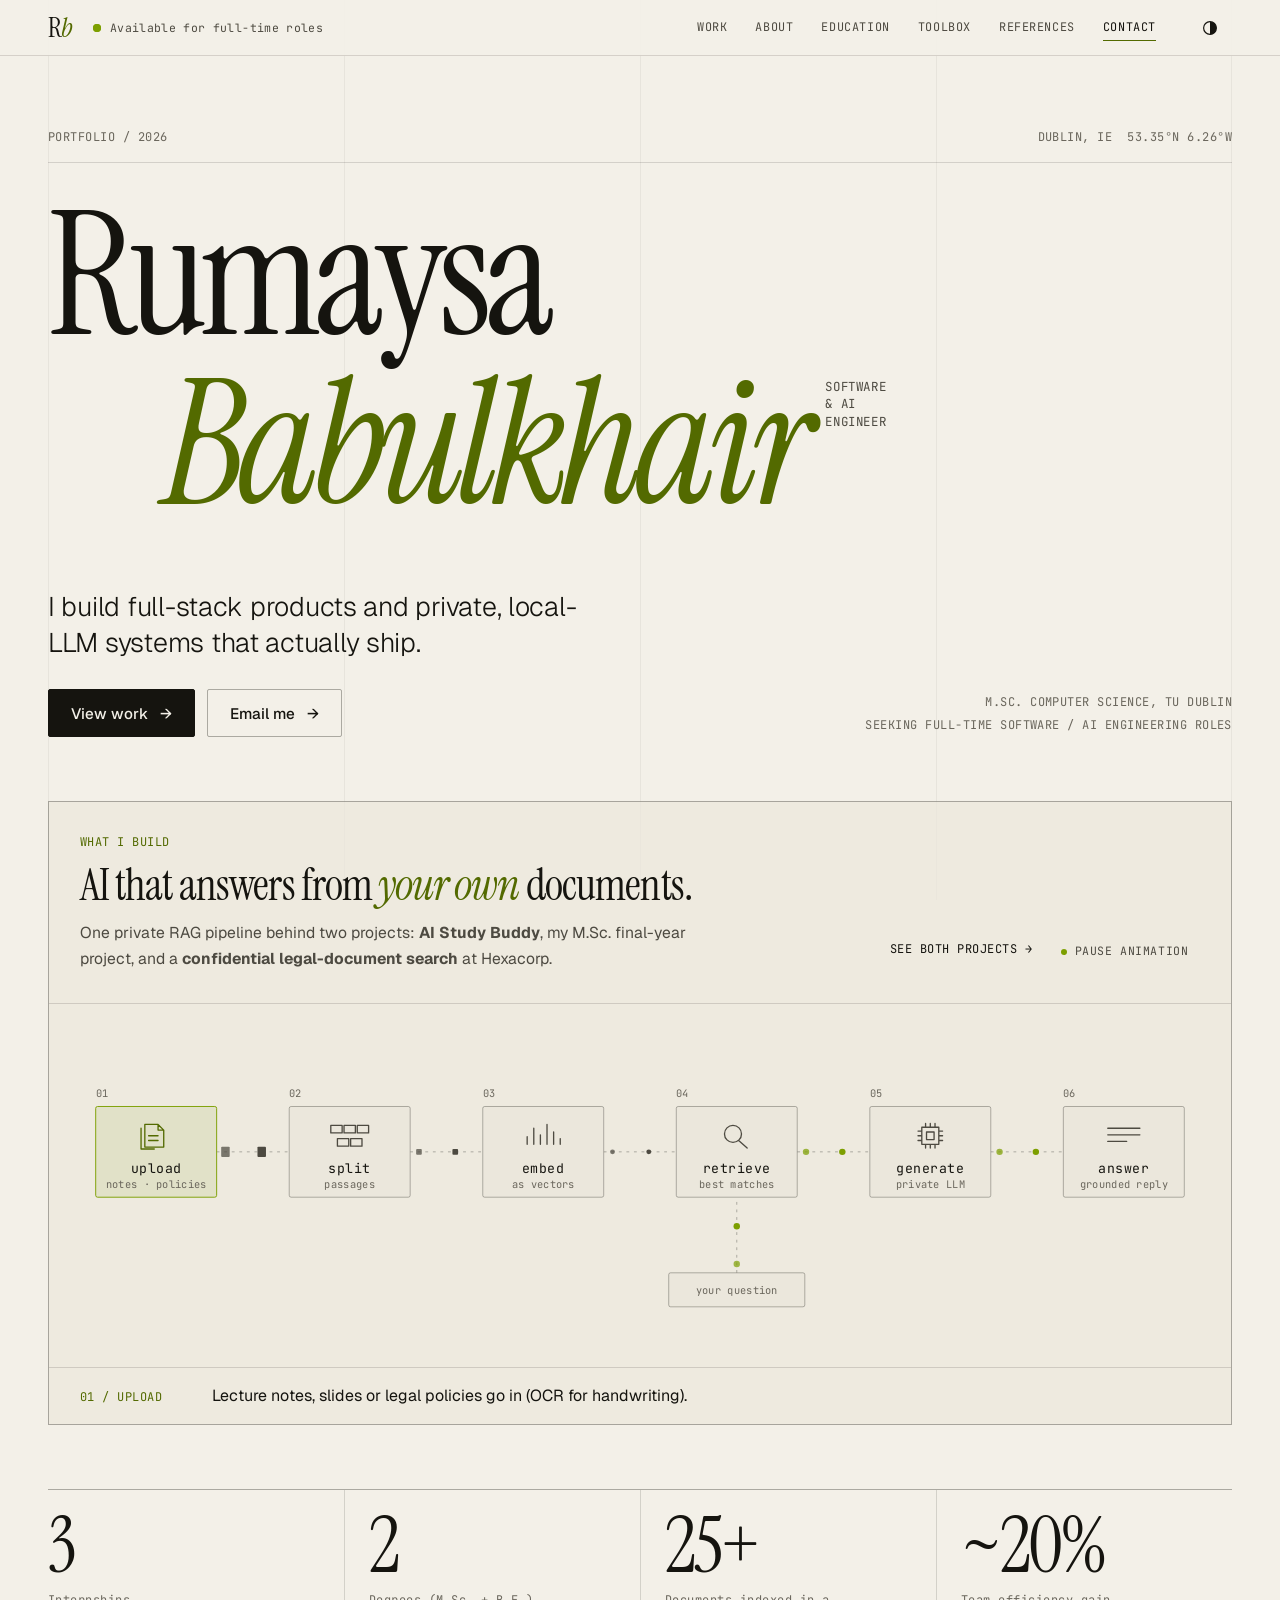
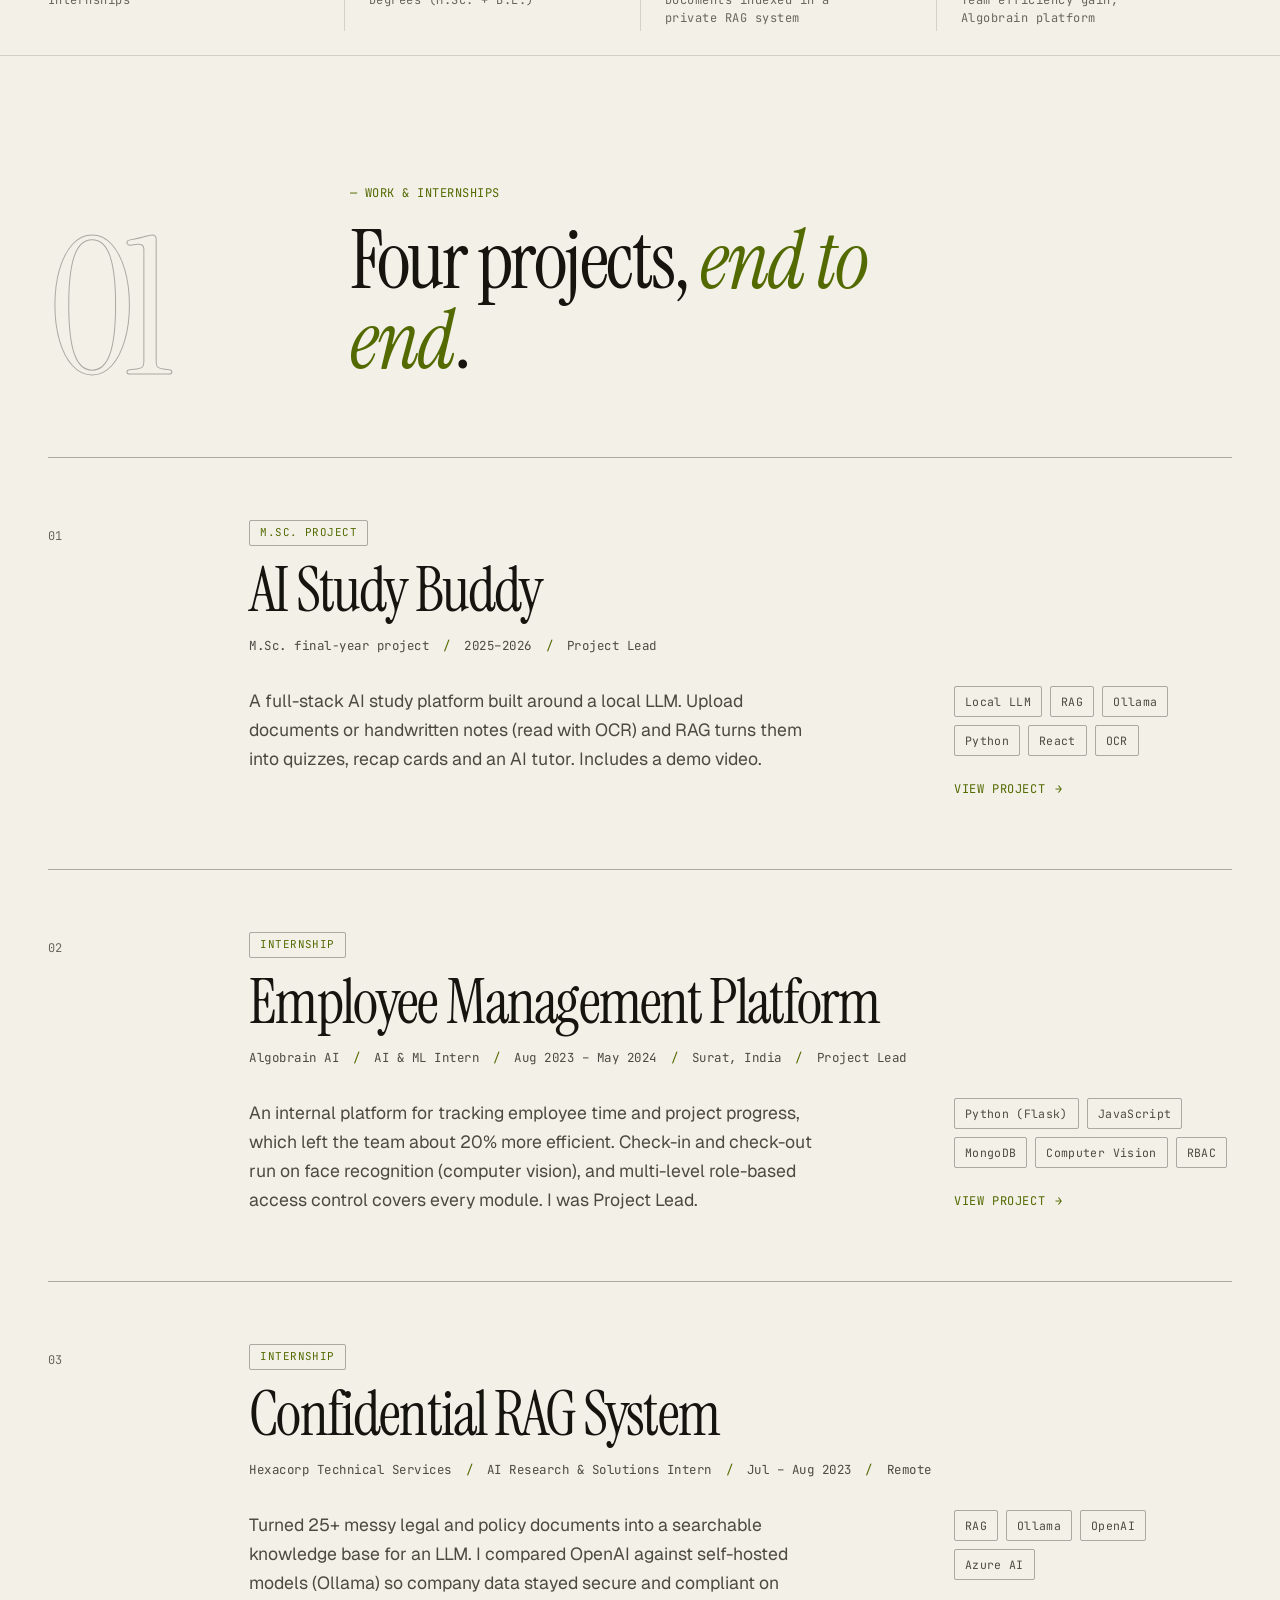
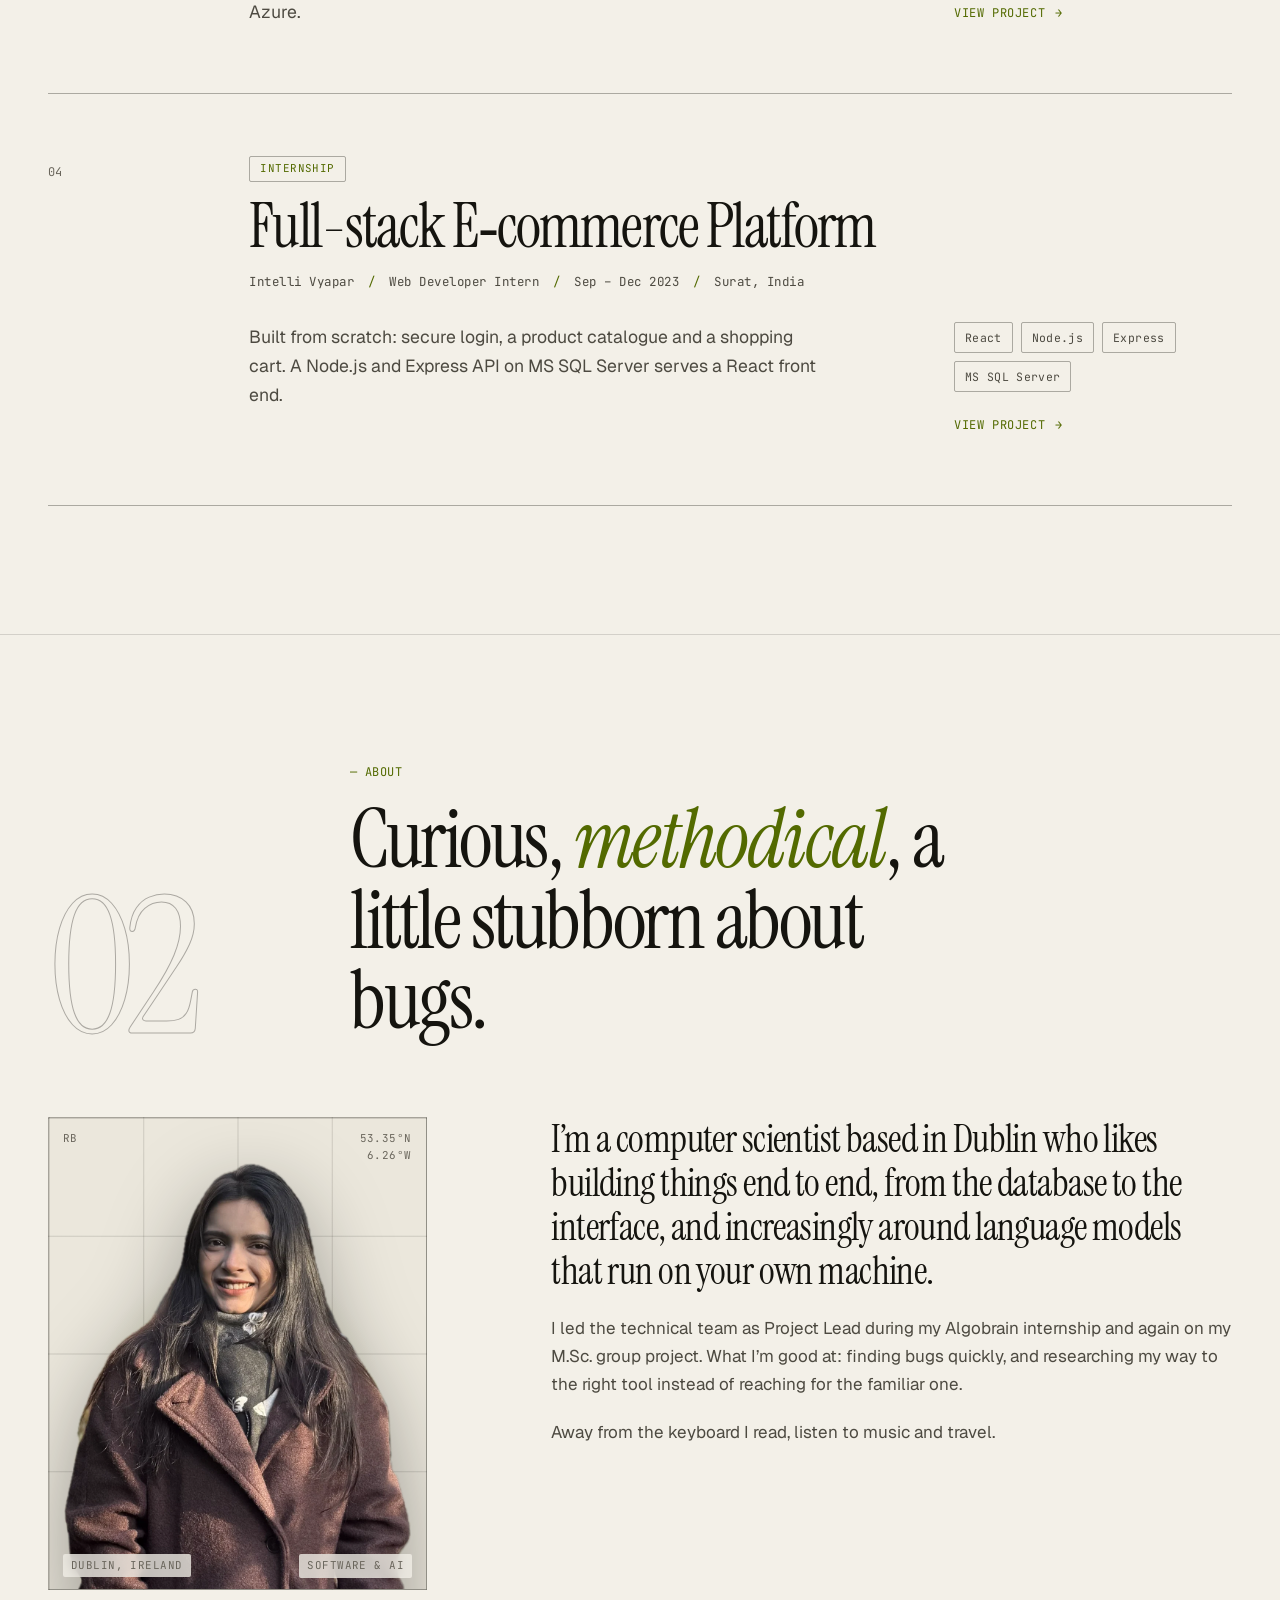
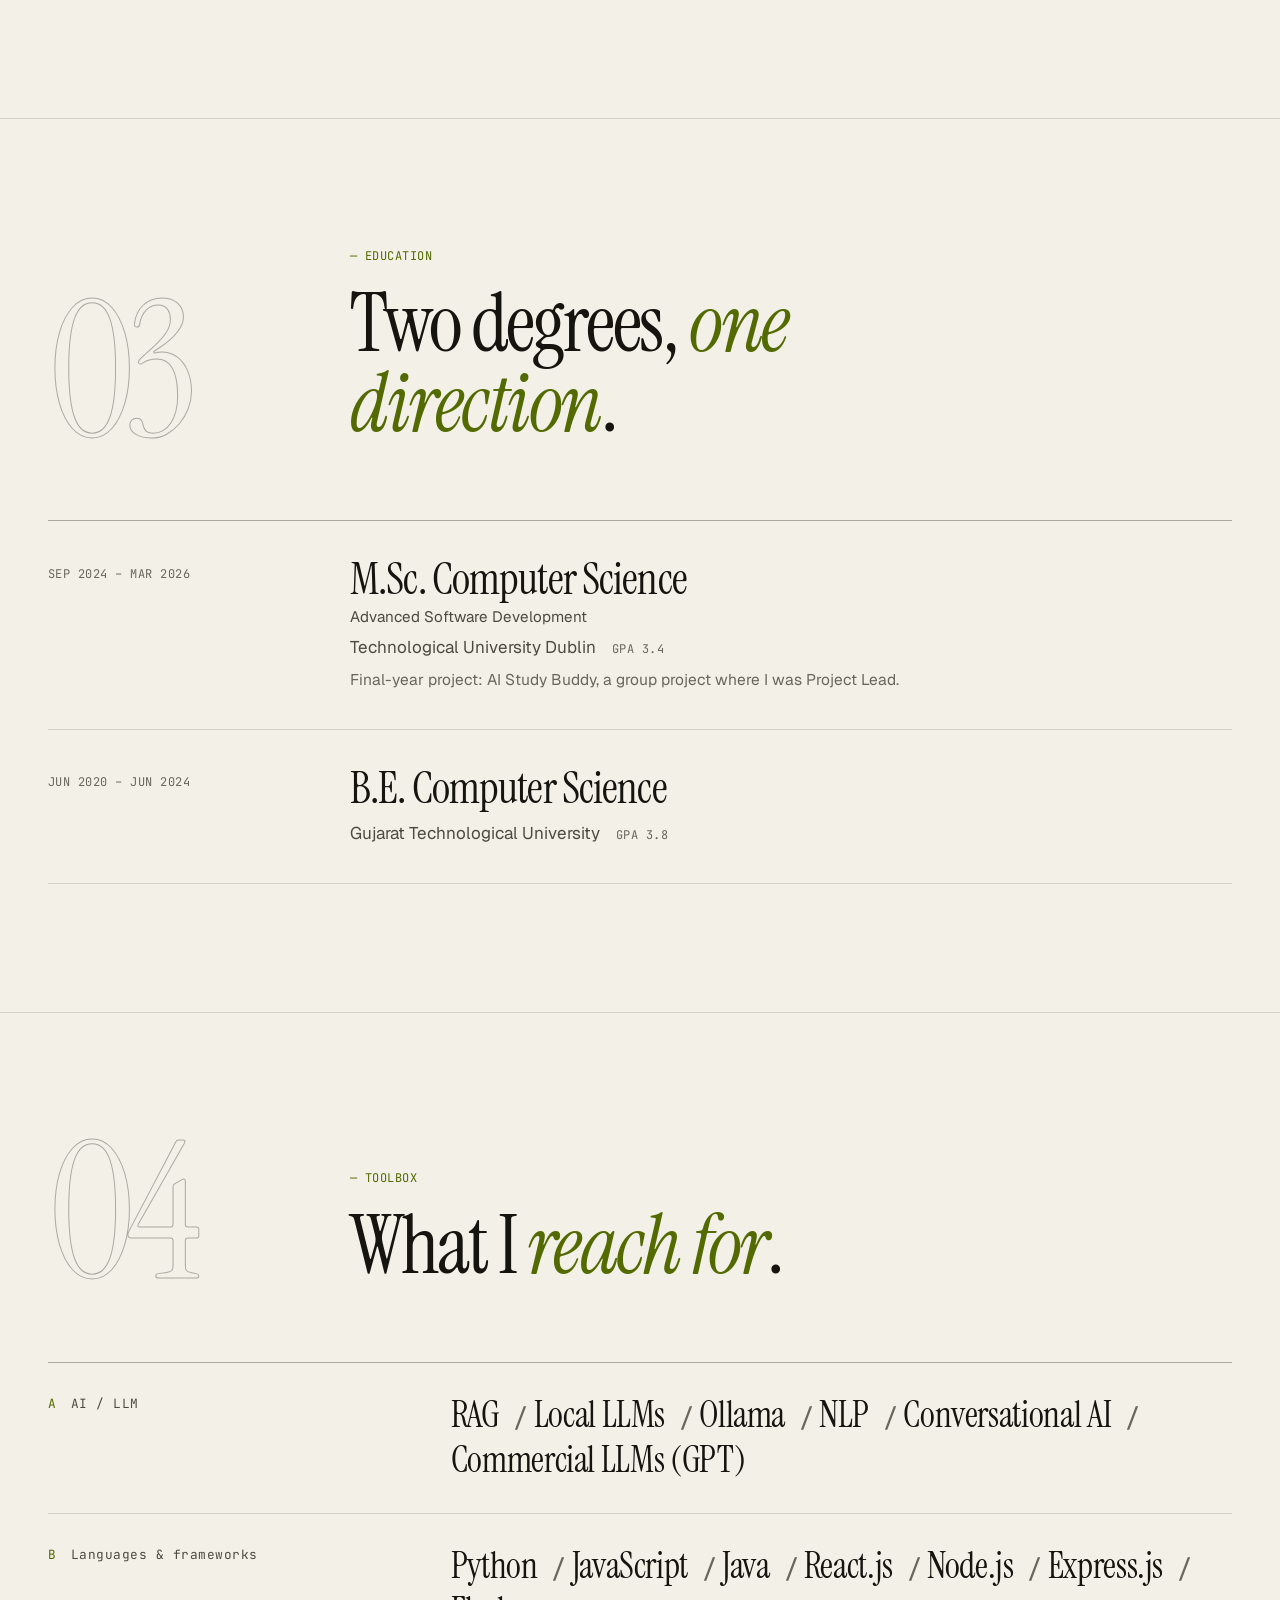
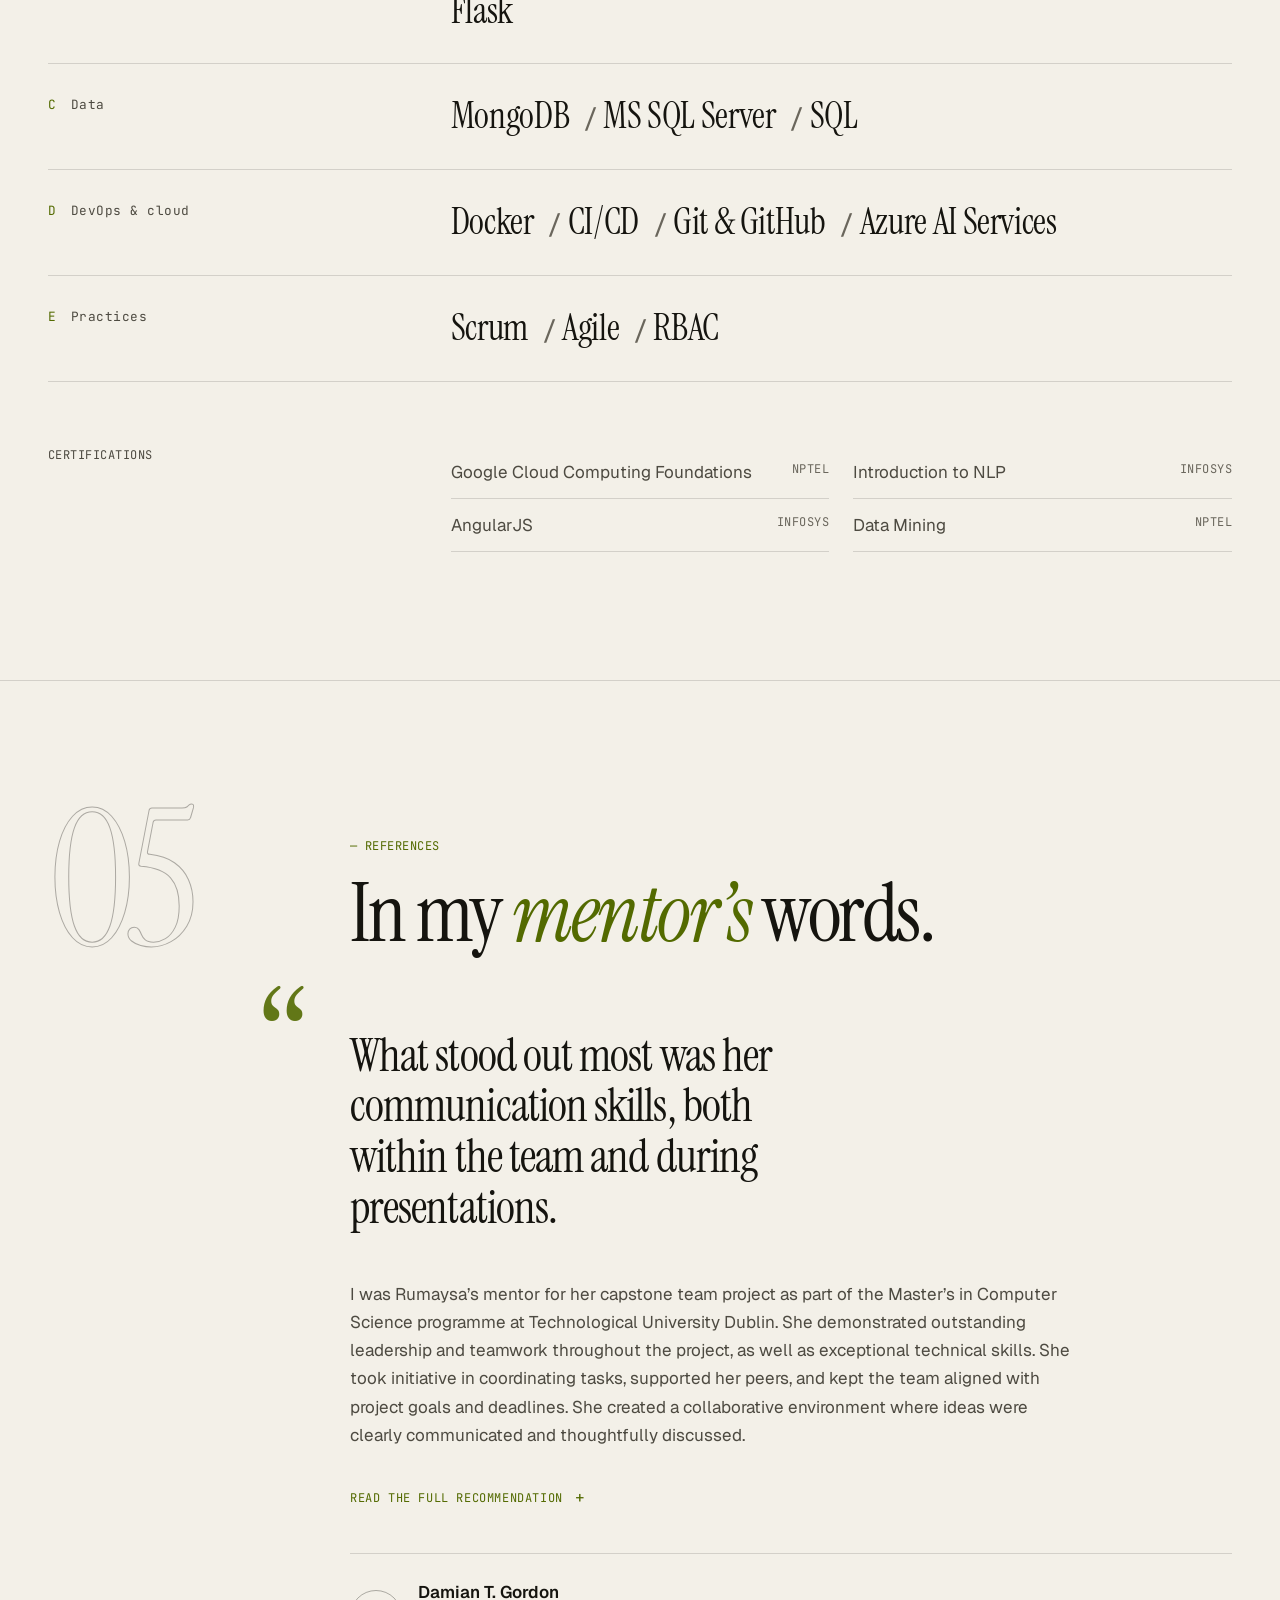
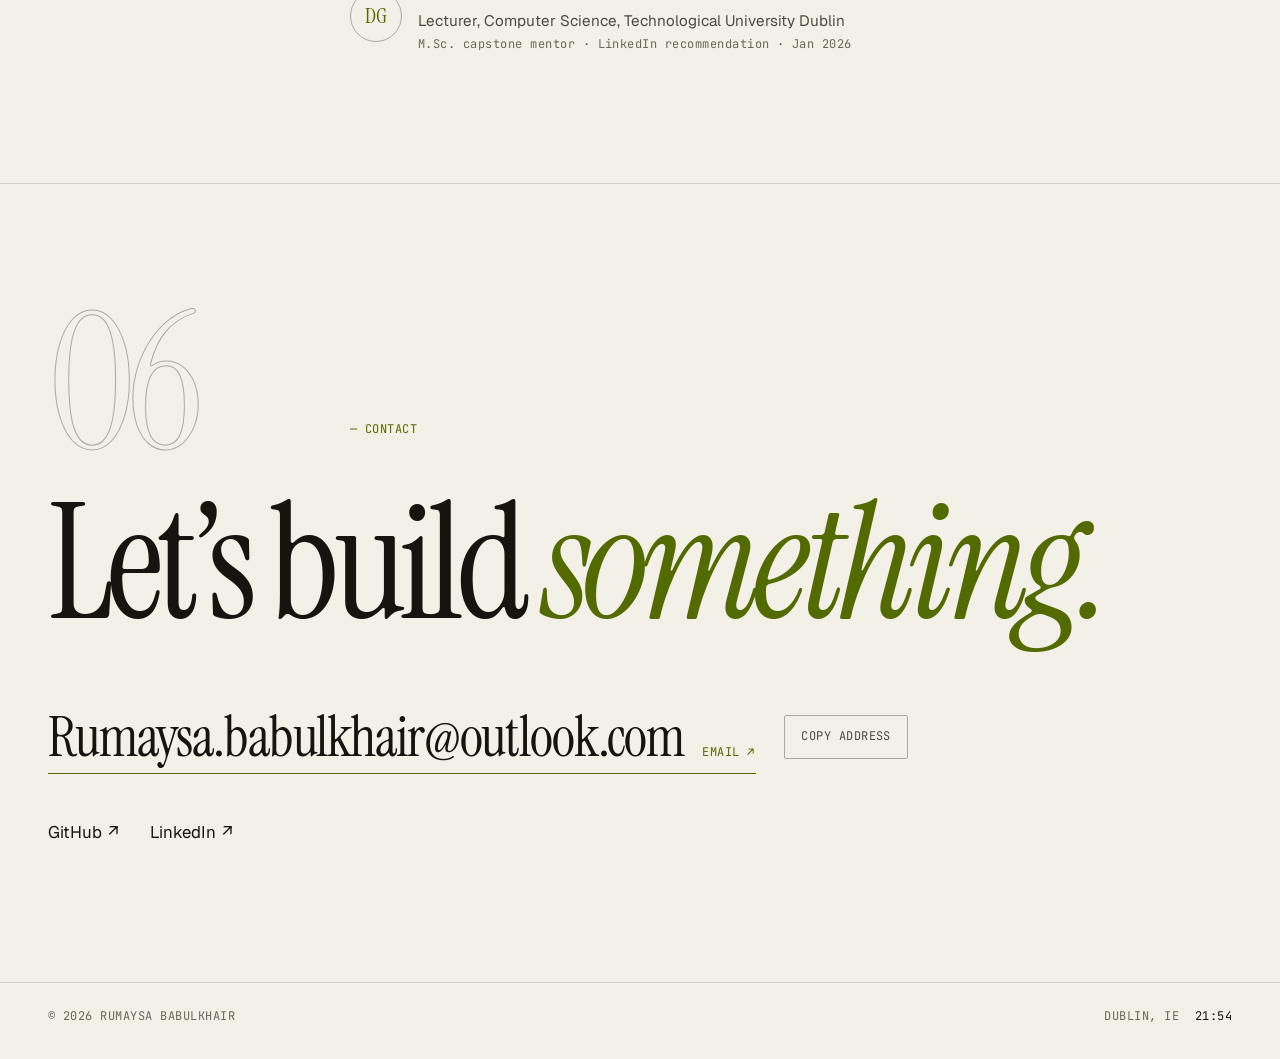
<file: index.html>
<!doctype html>
<html lang="en" data-theme="dark">
<head>
  <meta charset="utf-8">
  <meta name="viewport" content="width=device-width, initial-scale=1">
  <title>Rumaysa Babulkhair | Software &amp; AI Engineer</title>
  <meta name="description" content="Rumaysa Babulkhair is a Software and AI engineer in Dublin, Ireland. She builds full-stack products and private, local-LLM systems, and is open to full-time roles.">
  <meta name="theme-color" content="#0c0c0b">
  <meta name="color-scheme" content="dark light">
  <link rel="icon" href="data:image/svg+xml,%3Csvg xmlns='http://www.w3.org/2000/svg' viewBox='0 0 64 64'%3E%3Crect width='64' height='64' rx='10' fill='%230c0c0b'/%3E%3Ctext x='32' y='45' font-family='Georgia,serif' font-style='italic' font-size='40' text-anchor='middle' fill='%23c6f24e'%3ER%3C/text%3E%3C/svg%3E">

  <!-- Apply theme + JS flag before first paint (no flash, no-JS keeps content visible) -->
  <script>
    (function () {
      var d = document.documentElement;
      d.classList.add('js');
      try {
        var t = localStorage.getItem('theme');
        if (t !== 'light' && t !== 'dark') {
          t = window.matchMedia('(prefers-color-scheme: light)').matches ? 'light' : 'dark';
        }
        d.setAttribute('data-theme', t);
        var m = document.querySelector('meta[name="theme-color"]');
        if (m) m.setAttribute('content', t === 'light' ? '#f3f0e8' : '#0c0c0b');
      } catch (e) {}
    })();
  </script>

  <link rel="preconnect" href="https://fonts.googleapis.com">
  <link rel="preconnect" href="https://fonts.gstatic.com" crossorigin>
  <link href="https://fonts.googleapis.com/css2?family=Geist:wght@300..700&family=Instrument+Serif:ital@0;1&family=JetBrains+Mono:wght@400;500&display=swap" rel="stylesheet">
  <link rel="stylesheet" href="style.css">
</head>
<body>
  <a class="skip" href="#main">Skip to content</a>
  <div class="progress" aria-hidden="true"><i id="progress"></i></div>
  <div class="grain" aria-hidden="true"></div>
  <div class="guides" aria-hidden="true"><i></i><i></i><i></i><i></i></div>

  <!-- Fixed slim top bar -->
  <header class="bar" id="top">
    <div class="bar__inner">
      <a class="brand" href="#top" aria-label="Rumaysa Babulkhair, back to top">
        <span class="brand__mark" aria-hidden="true">R<em>b</em></span>
      </a>
      <p class="status"><span class="dot" aria-hidden="true"></span><span class="status__long">Available for full-time roles</span><span class="status__short">Available</span></p>

      <nav class="nav" aria-label="Primary">
        <a href="#work" data-nav>Work</a>
        <a href="#about" data-nav>About</a>
        <a href="#education" data-nav>Education</a>
        <a href="#toolbox" data-nav>Toolbox</a>
        <a href="#references" data-nav>References</a>
        <a href="#contact" data-nav>Contact</a>
      </nav>

      <div class="bar__tools">
        <button class="icon-btn" id="theme-toggle" type="button" aria-label="Switch to light theme">
          <svg viewBox="0 0 24 24" width="18" height="18" fill="none" stroke="currentColor" stroke-width="1.6" aria-hidden="true">
            <circle cx="12" cy="12" r="8.5"/>
            <path d="M12 3.5v17a8.5 8.5 0 0 0 0-17z" fill="currentColor" stroke="none"/>
          </svg>
        </button>
        <button class="icon-btn menu-btn" id="menu-btn" type="button" aria-label="Open menu" aria-expanded="false" aria-controls="menu">
          <span class="menu-btn__lines" aria-hidden="true"><i></i><i></i></span>
        </button>
      </div>
    </div>
  </header>

  <!-- Mobile full-screen menu -->
  <div class="menu" id="menu" role="dialog" aria-modal="true" aria-label="Menu" hidden>
    <nav class="menu__nav" aria-label="Mobile">
      <a href="#work"><span>01</span>Work</a>
      <a href="#about"><span>02</span>About</a>
      <a href="#education"><span>03</span>Education</a>
      <a href="#toolbox"><span>04</span>Toolbox</a>
      <a href="#references"><span>05</span>References</a>
      <a href="#contact"><span>06</span>Contact</a>
    </nav>
    <p class="menu__foot mono">Rumaysa.babulkhair@outlook.com<br>Dublin, Ireland</p>
  </div>

  <main id="main">
    <!-- ============ HERO ============ -->
    <section class="hero wrap" aria-labelledby="hero-title">
      <div class="hero__meta mono" style="--d:0">
        <span>Portfolio / 2026</span>
        <span>Dublin, IE &nbsp;53.35&deg;N 6.26&deg;W</span>
      </div>

      <h1 class="hero__title" id="hero-title">
        <span class="line" style="--d:1"><span>Rumaysa</span></span>
        <span class="line" style="--d:2"><span><em>Babulkhair</em><sup class="mono">Software &amp; AI Engineer</sup></span></span>
      </h1>

      <div class="hero__row">
        <div class="hero__copy" style="--d:3">
          <p class="hero__lede">I build full-stack products and private, local-LLM systems that actually ship.</p>
          <div class="cta">
            <a class="btn btn--primary" href="#work">View work <span class="arr" aria-hidden="true">&rarr;</span></a>
            <a class="btn btn--ghost" href="mailto:Rumaysa.babulkhair@outlook.com">Email me <span class="arr" aria-hidden="true">&rarr;</span></a>
          </div>
        </div>
        <p class="hero__note mono" style="--d:4">
          M.Sc. Computer Science, TU Dublin<br>
          Seeking full-time Software / AI engineering roles
        </p>
      </div>

      <!-- Toast shown when an email link is clicked (address is also copied) -->
      <div class="toast mono" id="toast" role="status" aria-live="polite"></div>
      <span class="sr" id="copy-status" role="status" aria-live="polite"></span>

      <!-- The memorable thing: animated RAG pipeline, drawn by script.js -->
      <figure class="fig" style="--d:5">
        <figcaption class="fig__intro">
          <div>
            <p class="fig__eyebrow mono">What I build</p>
            <h2 class="fig__title">AI that answers from <em>your own</em> documents.</h2>
            <p class="fig__sub">One private RAG pipeline behind two projects: <strong>AI Study Buddy</strong>, my M.Sc. final-year project, and a <strong>confidential legal-document search</strong> at Hexacorp.</p>
          </div>
          <div class="fig__actions">
            <a class="fig__link mono" href="#work">See both projects <span aria-hidden="true">&rarr;</span></a>
            <button class="fig__pause mono" id="pipe-toggle" type="button" aria-pressed="false">Pause animation</button>
          </div>
        </figcaption>
        <div class="fig__stage" id="pipeline" role="img" aria-label="Diagram of the RAG pipeline in six steps: upload documents, split them into passages, embed passages as vectors, retrieve the passages that match a question, generate a response with a private LLM, and return a grounded answer, policy lookup, summary or quiz. Used in AI Study Buddy and in a confidential document search at Hexacorp."></div>
        <p class="fig__legend" id="pipe-legend"><span class="fig__step mono" id="pipe-step">01 / Upload</span><span id="pipe-text">Lecture notes, slides or legal policies go in (OCR for handwriting).</span></p>
      </figure>

      <dl class="stats" style="--d:6">
        <div><dt class="mono">Internships</dt><dd><span class="num">3</span></dd></div>
        <div><dt class="mono">Degrees (M.Sc. + B.E.)</dt><dd><span class="num">2</span></dd></div>
        <div><dt class="mono">Documents indexed in a private RAG system</dt><dd><span class="num">25+</span></dd></div>
        <div><dt class="mono">Team efficiency gain, Algobrain platform</dt><dd><span class="num">~20%</span></dd></div>
      </dl>
    </section>

    <!-- ============ WORK ============ -->
    <section class="sec wrap" id="work" aria-labelledby="work-title">
      <header class="sec-head reveal">
        <span class="sec-num" aria-hidden="true">01</span>
        <div>
          <p class="eyebrow mono">Work &amp; internships</p>
          <h2 id="work-title">Four projects, <em>end to end</em>.</h2>
        </div>
      </header>

      <article class="proj reveal">
        <div class="proj__idx mono" aria-hidden="true">01</div>
        <div class="proj__head">
          <p class="proj__kind mono">M.Sc. project</p>
          <h3 class="proj__title"><a class="proj__a" href="projects/ai-study-buddy.html">AI Study Buddy</a></h3>
          <p class="proj__meta mono">M.Sc. final-year project <i>/</i> <span class="nw">2025&ndash;2026</span> <i>/</i> Project Lead</p>
        </div>
        <div class="proj__body">
          <p class="proj__desc">A full-stack AI study platform built around a local LLM. Upload documents or handwritten notes (read with OCR) and RAG turns them into quizzes, recap cards and an AI tutor. Includes a demo video.</p>
          <div class="proj__aside"><ul class="tags" aria-label="Technologies">
            <li>Local LLM</li><li>RAG</li><li>Ollama</li><li>Python</li><li>React</li><li>OCR</li>
          </ul>
          <a class="proj__more mono" href="projects/ai-study-buddy.html" tabindex="-1" aria-hidden="true">View project <span class="arr">&rarr;</span></a></div>
        </div>
      </article>
      <article class="proj reveal">
        <div class="proj__idx mono" aria-hidden="true">02</div>
        <div class="proj__head">
          <p class="proj__kind mono">Internship</p>
          <h3 class="proj__title"><a class="proj__a" href="projects/employee-management-platform.html">Employee Management Platform</a></h3>
          <p class="proj__meta mono">Algobrain AI <i>/</i> AI &amp; ML Intern <i>/</i> <span class="nw">Aug 2023 &ndash; May 2024</span> <i>/</i> Surat, India <i>/</i> Project Lead</p>
        </div>
        <div class="proj__body">
          <p class="proj__desc">An internal platform for tracking employee time and project progress, which left the team about 20% more efficient. Check-in and check-out run on face recognition (computer vision), and multi-level role-based access control covers every module. I was Project Lead.</p>
          <div class="proj__aside"><ul class="tags" aria-label="Technologies">
            <li>Python (Flask)</li><li>JavaScript</li><li>MongoDB</li><li>Computer Vision</li><li>RBAC</li>
          </ul>
          <a class="proj__more mono" href="projects/employee-management-platform.html" tabindex="-1" aria-hidden="true">View project <span class="arr">&rarr;</span></a></div>
        </div>
      </article>
      <article class="proj reveal">
        <div class="proj__idx mono" aria-hidden="true">03</div>
        <div class="proj__head">
          <p class="proj__kind mono">Internship</p>
          <h3 class="proj__title"><a class="proj__a" href="projects/confidential-rag-system.html">Confidential RAG System</a></h3>
          <p class="proj__meta mono">Hexacorp Technical Services <i>/</i> AI Research &amp; Solutions Intern <i>/</i> <span class="nw">Jul &ndash; Aug 2023</span> <i>/</i> Remote</p>
        </div>
        <div class="proj__body">
          <p class="proj__desc">Turned 25+ messy legal and policy documents into a searchable knowledge base for an LLM. I compared OpenAI against self-hosted models (Ollama) so company data stayed secure and compliant on Azure.</p>
          <div class="proj__aside"><ul class="tags" aria-label="Technologies">
            <li>RAG</li><li>Ollama</li><li>OpenAI</li><li>Azure AI</li>
          </ul>
          <a class="proj__more mono" href="projects/confidential-rag-system.html" tabindex="-1" aria-hidden="true">View project <span class="arr">&rarr;</span></a></div>
        </div>
      </article>
      <article class="proj reveal">
        <div class="proj__idx mono" aria-hidden="true">04</div>
        <div class="proj__head">
          <p class="proj__kind mono">Internship</p>
          <h3 class="proj__title"><a class="proj__a" href="projects/ecommerce-platform.html">Full-stack E&#8209;commerce Platform</a></h3>
          <p class="proj__meta mono">Intelli Vyapar <i>/</i> Web Developer Intern <i>/</i> <span class="nw">Sep &ndash; Dec 2023</span> <i>/</i> Surat, India</p>
        </div>
        <div class="proj__body">
          <p class="proj__desc">Built from scratch: secure login, a product catalogue and a shopping cart. A Node.js and Express API on MS SQL Server serves a React front end.</p>
          <div class="proj__aside"><ul class="tags" aria-label="Technologies">
            <li>React</li><li>Node.js</li><li>Express</li><li>MS SQL Server</li>
          </ul>
          <a class="proj__more mono" href="projects/ecommerce-platform.html" tabindex="-1" aria-hidden="true">View project <span class="arr">&rarr;</span></a></div>
        </div>
      </article>
    </section>

    <!-- ============ ABOUT ============ -->
    <section class="sec wrap" id="about" aria-labelledby="about-title">
      <header class="sec-head reveal">
        <span class="sec-num" aria-hidden="true">02</span>
        <div>
          <p class="eyebrow mono">About</p>
          <h2 id="about-title">Curious, <em>methodical</em>, a little stubborn about bugs.</h2>
        </div>
      </header>

      <div class="about">
        <figure class="mono-card mono-card--photo reveal">
          <picture>
            <source srcset="assets/rumaysa-portrait.webp" type="image/webp">
            <img class="mono-card__photo" src="assets/rumaysa-portrait.png" alt="Portrait of Rumaysa Babulkhair smiling, wearing a brown wool coat and grey scarf" width="944" height="1400" loading="lazy" decoding="async">
          </picture>
          <span class="mono-card__tl mono" aria-hidden="true">RB</span>
          <span class="mono-card__tr mono" aria-hidden="true">53.35&deg;N<br>6.26&deg;W</span>
          <span class="mono-card__bl mono" aria-hidden="true">Dublin, Ireland</span>
          <span class="mono-card__br mono" aria-hidden="true">Software &amp; AI</span>
        </figure>

        <div class="about__text reveal">
          <p class="about__lead">I&rsquo;m a computer scientist based in Dublin who likes building things end to end, from the database to the interface, and increasingly around language models that run on your own machine.</p>
          <p>I led the technical team as Project Lead during my Algobrain internship and again on my M.Sc. group project. What I&rsquo;m good at: finding bugs quickly, and researching my way to the right tool instead of reaching for the familiar one.</p>
          <p>Away from the keyboard I read, listen to music and travel.</p>
        </div>
      </div>
    </section>

    <!-- ============ EDUCATION ============ -->
    <section class="sec wrap" id="education" aria-labelledby="edu-title">
      <header class="sec-head reveal">
        <span class="sec-num" aria-hidden="true">03</span>
        <div>
          <p class="eyebrow mono">Education</p>
          <h2 id="edu-title">Two degrees, <em>one direction</em>.</h2>
        </div>
      </header>

      <ol class="tl">
        <li class="tl__row reveal">
          <p class="tl__date mono">Sep 2024 &ndash; Mar 2026</p>
          <div class="tl__main">
            <h3>M.Sc. Computer Science <span>Advanced Software Development</span></h3>
            <p class="tl__org">Technological University Dublin <i class="mono">GPA 3.4</i></p>
            <p class="tl__note">Final-year project: AI Study Buddy, a group project where I was Project Lead.</p>
          </div>
        </li>
        <li class="tl__row reveal">
          <p class="tl__date mono">Jun 2020 &ndash; Jun 2024</p>
          <div class="tl__main">
            <h3>B.E. Computer Science</h3>
            <p class="tl__org">Gujarat Technological University <i class="mono">GPA 3.8</i></p>
          </div>
        </li>
      </ol>
    </section>

    <!-- ============ TOOLBOX ============ -->
    <section class="sec wrap" id="toolbox" aria-labelledby="tool-title">
      <header class="sec-head reveal">
        <span class="sec-num" aria-hidden="true">04</span>
        <div>
          <p class="eyebrow mono">Toolbox</p>
          <h2 id="tool-title">What I <em>reach for</em>.</h2>
        </div>
      </header>

      <dl class="kit">
        <div class="kit__row reveal">
          <dt class="mono"><span>A</span>AI / LLM</dt>
          <dd><span>RAG<i>/</i></span> <span>Local LLMs<i>/</i></span> <span>Ollama<i>/</i></span> <span>NLP<i>/</i></span> <span>Conversational AI<i>/</i></span> <span>Commercial LLMs (GPT)</span></dd>
        </div>
        <div class="kit__row reveal">
          <dt class="mono"><span>B</span>Languages &amp; frameworks</dt>
          <dd><span>Python<i>/</i></span> <span>JavaScript<i>/</i></span> <span>Java<i>/</i></span> <span>React.js<i>/</i></span> <span>Node.js<i>/</i></span> <span>Express.js<i>/</i></span> <span>Flask</span></dd>
        </div>
        <div class="kit__row reveal">
          <dt class="mono"><span>C</span>Data</dt>
          <dd><span>MongoDB<i>/</i></span> <span>MS SQL Server<i>/</i></span> <span>SQL</span></dd>
        </div>
        <div class="kit__row reveal">
          <dt class="mono"><span>D</span>DevOps &amp; cloud</dt>
          <dd><span>Docker<i>/</i></span> <span>CI/CD<i>/</i></span> <span>Git &amp; GitHub<i>/</i></span> <span>Azure AI Services</span></dd>
        </div>
        <div class="kit__row reveal">
          <dt class="mono"><span>E</span>Practices</dt>
          <dd><span>Scrum<i>/</i></span> <span>Agile<i>/</i></span> <span>RBAC</span></dd>
        </div>
      </dl>

      <div class="certs reveal">
        <h3 class="mono">Certifications</h3>
        <ul>
          <li>Google Cloud Computing Foundations <span class="mono">NPTEL</span></li>
          <li>Introduction to NLP <span class="mono">Infosys</span></li>
          <li>AngularJS <span class="mono">Infosys</span></li>
          <li>Data Mining <span class="mono">NPTEL</span></li>
        </ul>
      </div>
    </section>

    <!-- ============ REFERENCES ============ -->
    <section class="sec wrap" id="references" aria-labelledby="ref-title">
      <header class="sec-head reveal">
        <span class="sec-num" aria-hidden="true">05</span>
        <div>
          <p class="eyebrow mono">References</p>
          <h2 id="ref-title">In my <em>mentor&rsquo;s</em> words.</h2>
        </div>
      </header>

      <figure class="ref reveal">
        <blockquote class="ref__body">
          <p class="ref__pull">What stood out most was her communication skills, both within the team and during presentations.</p>
          <div class="ref__full">
            <p>I was Rumaysa&rsquo;s mentor for her capstone team project as part of the Master&rsquo;s in Computer Science programme at Technological University Dublin. She demonstrated outstanding leadership and teamwork throughout the project, as well as exceptional technical skills. She took initiative in coordinating tasks, supported her peers, and kept the team aligned with project goals and deadlines. She created a collaborative environment where ideas were clearly communicated and thoughtfully discussed.</p>
            <div class="ref__more" id="ref-more"><div class="ref__more-inner">
              <p>From a technical perspective, Rumaysa showed a very strong proficiency in software development and artificial intelligence concepts. She was particularly effective in applying practical problem-solving skills, contributing to system design decisions, and communicating complex technical ideas in a clear and structured manner. Her ability to bridge technical implementation with conceptual understanding was a key strength of the team.</p>
              <p>What stood out most was her communication skills, both within the team and during presentations. She consistently conveyed ideas with confidence and clarity, making her a reliable point of contact and a natural leader within the group.</p>
              <p>I would confidently recommend Rumaysa for graduate software engineering, AI/ML, or research-oriented roles. She would be a valuable addition to any team seeking someone who combines strong technical ability with leadership and excellent communication skills.</p>
            </div></div>
          </div>
          <button class="ref__toggle mono" id="ref-toggle" type="button" aria-expanded="false" aria-controls="ref-more"><span class="ref__toggle-t">Read the full recommendation</span> <span class="ref__toggle-i" aria-hidden="true">+</span></button>
        </blockquote>
        <figcaption class="ref__who">
          <span class="ref__mono" aria-hidden="true">DG</span>
          <span>
            <strong>Damian T. Gordon</strong>
            <span class="ref__role">Lecturer, Computer Science, Technological University Dublin</span>
            <span class="ref__meta mono">M.Sc. capstone mentor &middot; LinkedIn recommendation &middot; Jan 2026</span>
          </span>
        </figcaption>
      </figure>
    </section>

    <!-- ============ CONTACT ============ -->
    <section class="sec wrap contact" id="contact" aria-labelledby="contact-title">
      <header class="sec-head reveal">
        <span class="sec-num" aria-hidden="true">06</span>
        <div><p class="eyebrow mono">Contact</p></div>
      </header>
      <h2 class="contact__title reveal" id="contact-title">Let&rsquo;s build <em>something.</em></h2>
      <div class="contact__row reveal">
        <a class="mail" href="mailto:Rumaysa.babulkhair@outlook.com" aria-label="Email Rumaysa.babulkhair@outlook.com">
          <span class="mail__addr">Rumaysa.babulkhair@outlook.com</span>
          <span class="mail__hint mono">Email <span aria-hidden="true">&nearr;</span></span>
        </a>
        <button class="copy-btn mono" id="copy-mail" type="button" data-email="Rumaysa.babulkhair@outlook.com" aria-label="Copy email address">
          <span class="mail__idle">Copy address</span>
        </button>
      </div>
      <ul class="social reveal">
        <li><a class="ulink" href="https://github.com/rumaysaa" target="_blank" rel="noopener">GitHub <span aria-hidden="true">&nearr;</span></a></li>
        <li><a class="ulink" href="https://www.linkedin.com/in/rumaysa-babulkhair" target="_blank" rel="noopener">LinkedIn <span aria-hidden="true">&nearr;</span></a></li>
      </ul>
    </section>
  </main>

  <footer class="foot wrap">
    <p class="mono">&copy; <span id="year">2026</span> Rumaysa Babulkhair</p>
    <p class="mono">Dublin, IE <span class="foot__time" id="dublin-time" aria-label="Local time in Dublin"></span></p>
  </footer>

  <script src="script.js"></script>
</body>
</html>
</file>
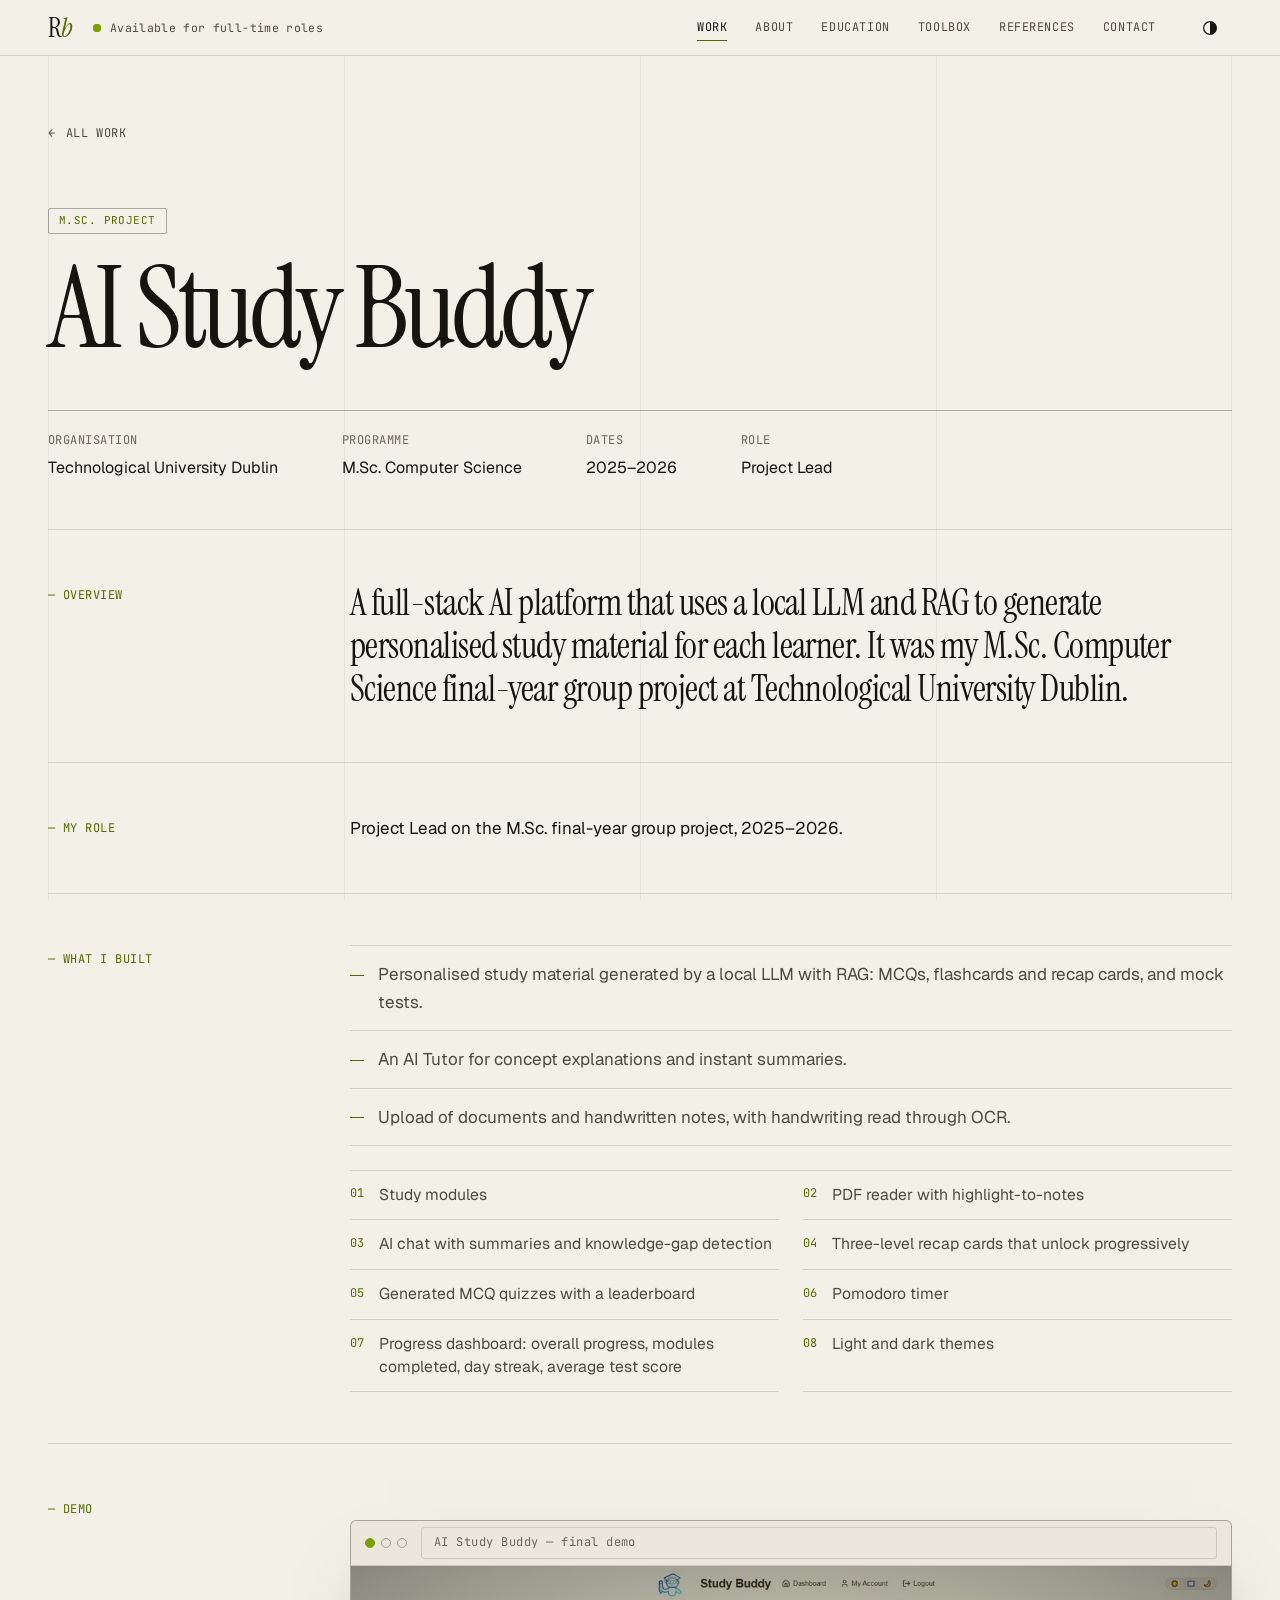
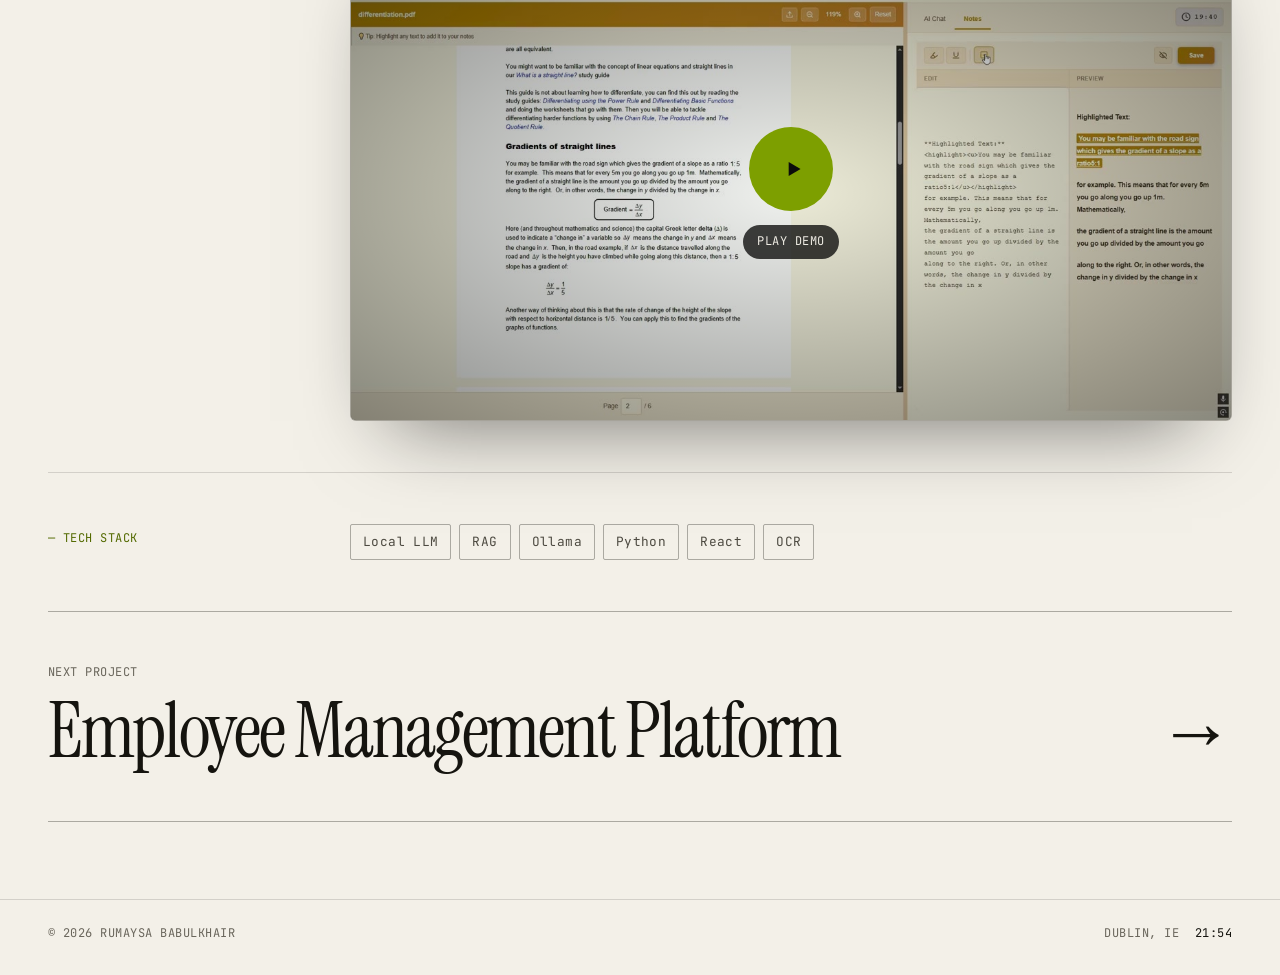
<file: projects/ai-study-buddy.html>
<!doctype html>
<html lang="en" data-theme="dark">
<head>
  <meta charset="utf-8">
  <meta name="viewport" content="width=device-width, initial-scale=1">
  <title>AI Study Buddy | Rumaysa Babulkhair</title>
  <meta name="description" content="AI Study Buddy: an M.Sc. final-year group project at TU Dublin. A full-stack AI platform using a local LLM and RAG to generate personalised study material.">
  <meta name="theme-color" content="#0c0c0b">
  <meta name="color-scheme" content="dark light">
  <link rel="icon" href="data:image/svg+xml,%3Csvg xmlns='http://www.w3.org/2000/svg' viewBox='0 0 64 64'%3E%3Crect width='64' height='64' rx='10' fill='%230c0c0b'/%3E%3Ctext x='32' y='45' font-family='Georgia,serif' font-style='italic' font-size='40' text-anchor='middle' fill='%23c6f24e'%3ER%3C/text%3E%3C/svg%3E">

  <!-- Apply theme + JS flag before first paint (no flash, no-JS keeps content visible) -->
  <script>
    (function () {
      var d = document.documentElement;
      d.classList.add('js');
      try {
        var t = localStorage.getItem('theme');
        if (t !== 'light' && t !== 'dark') {
          t = window.matchMedia('(prefers-color-scheme: light)').matches ? 'light' : 'dark';
        }
        d.setAttribute('data-theme', t);
        var m = document.querySelector('meta[name="theme-color"]');
        if (m) m.setAttribute('content', t === 'light' ? '#f3f0e8' : '#0c0c0b');
      } catch (e) {}
    })();
  </script>

  <link rel="preconnect" href="https://fonts.googleapis.com">
  <link rel="preconnect" href="https://fonts.gstatic.com" crossorigin>
  <link href="https://fonts.googleapis.com/css2?family=Geist:wght@300..700&family=Instrument+Serif:ital@0;1&family=JetBrains+Mono:wght@400;500&display=swap" rel="stylesheet">
  <link rel="stylesheet" href="../style.css">
</head>
<body>
  <a class="skip" href="#main">Skip to content</a>
  <div class="progress" aria-hidden="true"><i id="progress"></i></div>
  <div class="grain" aria-hidden="true"></div>
  <div class="guides" aria-hidden="true"><i></i><i></i><i></i><i></i></div>

  <!-- Fixed slim top bar -->
  <header class="bar" id="top">
    <div class="bar__inner">
      <a class="brand" href="../index.html" aria-label="Rumaysa Babulkhair, home">
        <span class="brand__mark" aria-hidden="true">R<em>b</em></span>
      </a>
      <p class="status"><span class="dot" aria-hidden="true"></span><span class="status__long">Available for full-time roles</span><span class="status__short">Available</span></p>

      <nav class="nav" aria-label="Primary">
        <a href="../index.html#work" data-nav aria-current="true">Work</a>
        <a href="../index.html#about" data-nav>About</a>
        <a href="../index.html#education" data-nav>Education</a>
        <a href="../index.html#toolbox" data-nav>Toolbox</a>
        <a href="../index.html#references" data-nav>References</a>
        <a href="../index.html#contact" data-nav>Contact</a>
      </nav>

      <div class="bar__tools">
        <button class="icon-btn" id="theme-toggle" type="button" aria-label="Switch to light theme">
          <svg viewBox="0 0 24 24" width="18" height="18" fill="none" stroke="currentColor" stroke-width="1.6" aria-hidden="true">
            <circle cx="12" cy="12" r="8.5"/>
            <path d="M12 3.5v17a8.5 8.5 0 0 0 0-17z" fill="currentColor" stroke="none"/>
          </svg>
        </button>
        <button class="icon-btn menu-btn" id="menu-btn" type="button" aria-label="Open menu" aria-expanded="false" aria-controls="menu">
          <span class="menu-btn__lines" aria-hidden="true"><i></i><i></i></span>
        </button>
      </div>
    </div>
  </header>

  <!-- Mobile full-screen menu -->
  <div class="menu" id="menu" role="dialog" aria-modal="true" aria-label="Menu" hidden>
    <nav class="menu__nav" aria-label="Mobile">
      <a href="../index.html#work"><span>01</span>Work</a>
      <a href="../index.html#about"><span>02</span>About</a>
      <a href="../index.html#education"><span>03</span>Education</a>
      <a href="../index.html#toolbox"><span>04</span>Toolbox</a>
      <a href="../index.html#references"><span>05</span>References</a>
      <a href="../index.html#contact"><span>06</span>Contact</a>
    </nav>
    <p class="menu__foot mono">Rumaysa.babulkhair@outlook.com<br>Dublin, Ireland</p>
  </div>

  <main id="main" class="pp wrap">
    <a class="pp__back mono" href="../index.html#work"><span aria-hidden="true">&larr;</span> All work</a>

    <header class="pp__head">
      <p class="pp__kind mono" style="--n:0">M.Sc. project</p>
      <h1 class="pp__title" style="--n:1">AI Study Buddy</h1>
      <dl class="pp__facts" style="--n:2"><div><dt class="mono">Organisation</dt><dd>Technological University Dublin</dd></div><div><dt class="mono">Programme</dt><dd>M.Sc. Computer Science</dd></div><div><dt class="mono">Dates</dt><dd>2025&ndash;2026</dd></div><div><dt class="mono">Role</dt><dd>Project Lead</dd></div></dl>
    </header>

      <section class="pp__sec reveal"><h2 class="mono">Overview</h2><p class="pp__lead">A full-stack AI platform that uses a local LLM and RAG to generate personalised study material for each learner. It was my M.Sc. Computer Science final-year group project at Technological University Dublin.</p></section>
      <section class="pp__sec reveal"><h2 class="mono">My role</h2><p>Project Lead on the M.Sc. final-year group project, 2025&ndash;2026.</p></section>
      <section class="pp__sec reveal"><h2 class="mono">What I built</h2><div class="wide"><ul class="pp__list"><li>Personalised study material generated by a local LLM with RAG: MCQs, flashcards and recap cards, and mock tests.</li><li>An AI Tutor for concept explanations and instant summaries.</li><li>Upload of documents and handwritten notes, with handwriting read through OCR.</li></ul>
        <ol class="feats">
          <li><span class="mono">01</span>Study modules</li>
          <li><span class="mono">02</span>PDF reader with highlight-to-notes</li>
          <li><span class="mono">03</span>AI chat with summaries and knowledge-gap detection</li>
          <li><span class="mono">04</span>Three-level recap cards that unlock progressively</li>
          <li><span class="mono">05</span>Generated MCQ quizzes with a leaderboard</li>
          <li><span class="mono">06</span>Pomodoro timer</li>
          <li><span class="mono">07</span>Progress dashboard: overall progress, modules completed, day streak, average test score</li>
          <li><span class="mono">08</span>Light and dark themes</li>
        </ol></div></section>
      <section class="pp__sec reveal"><h2 class="mono">Demo</h2><div class="wide"><div class="browser">
          <div class="browser__bar">
            <span class="browser__dots" aria-hidden="true"><i></i><i></i><i></i></span>
            <span class="browser__url mono">AI Study Buddy &mdash; final demo</span>
          </div>
          <div class="browser__screen" id="player">
            <video id="demo" src="../assets/study-buddy-demo.mp4" poster="../assets/study-buddy-poster.jpg" preload="none" playsinline aria-label="AI Study Buddy final demo"></video>
            <button class="play" id="play" type="button" aria-label="Play AI Study Buddy final demo">
              <span class="play__ring" aria-hidden="true"><svg viewBox="0 0 24 24" width="26" height="26"><path d="M8 5.5v13l11-6.5z" fill="currentColor"/></svg></span>
              <span class="play__t mono" aria-hidden="true">Play demo</span>
            </button>
          </div>
        </div>
</div></section>
      <section class="pp__sec reveal"><h2 class="mono">Tech stack</h2><div><ul class="tags" aria-label="Technologies"><li>Local LLM</li><li>RAG</li><li>Ollama</li><li>Python</li><li>React</li><li>OCR</li></ul></div></section>


    <a class="pp__next reveal" href="employee-management-platform.html">
      <span class="mono">Next project</span>
      <strong>Employee Management Platform <span aria-hidden="true">&rarr;</span></strong>
    </a>
  </main>

  <footer class="foot wrap">
    <p class="mono">&copy; <span id="year">2026</span> Rumaysa Babulkhair</p>
    <p class="mono">Dublin, IE <span class="foot__time" id="dublin-time" aria-label="Local time in Dublin"></span></p>
  </footer>

  <script src="../script.js"></script>
</body>
</html>
</file>
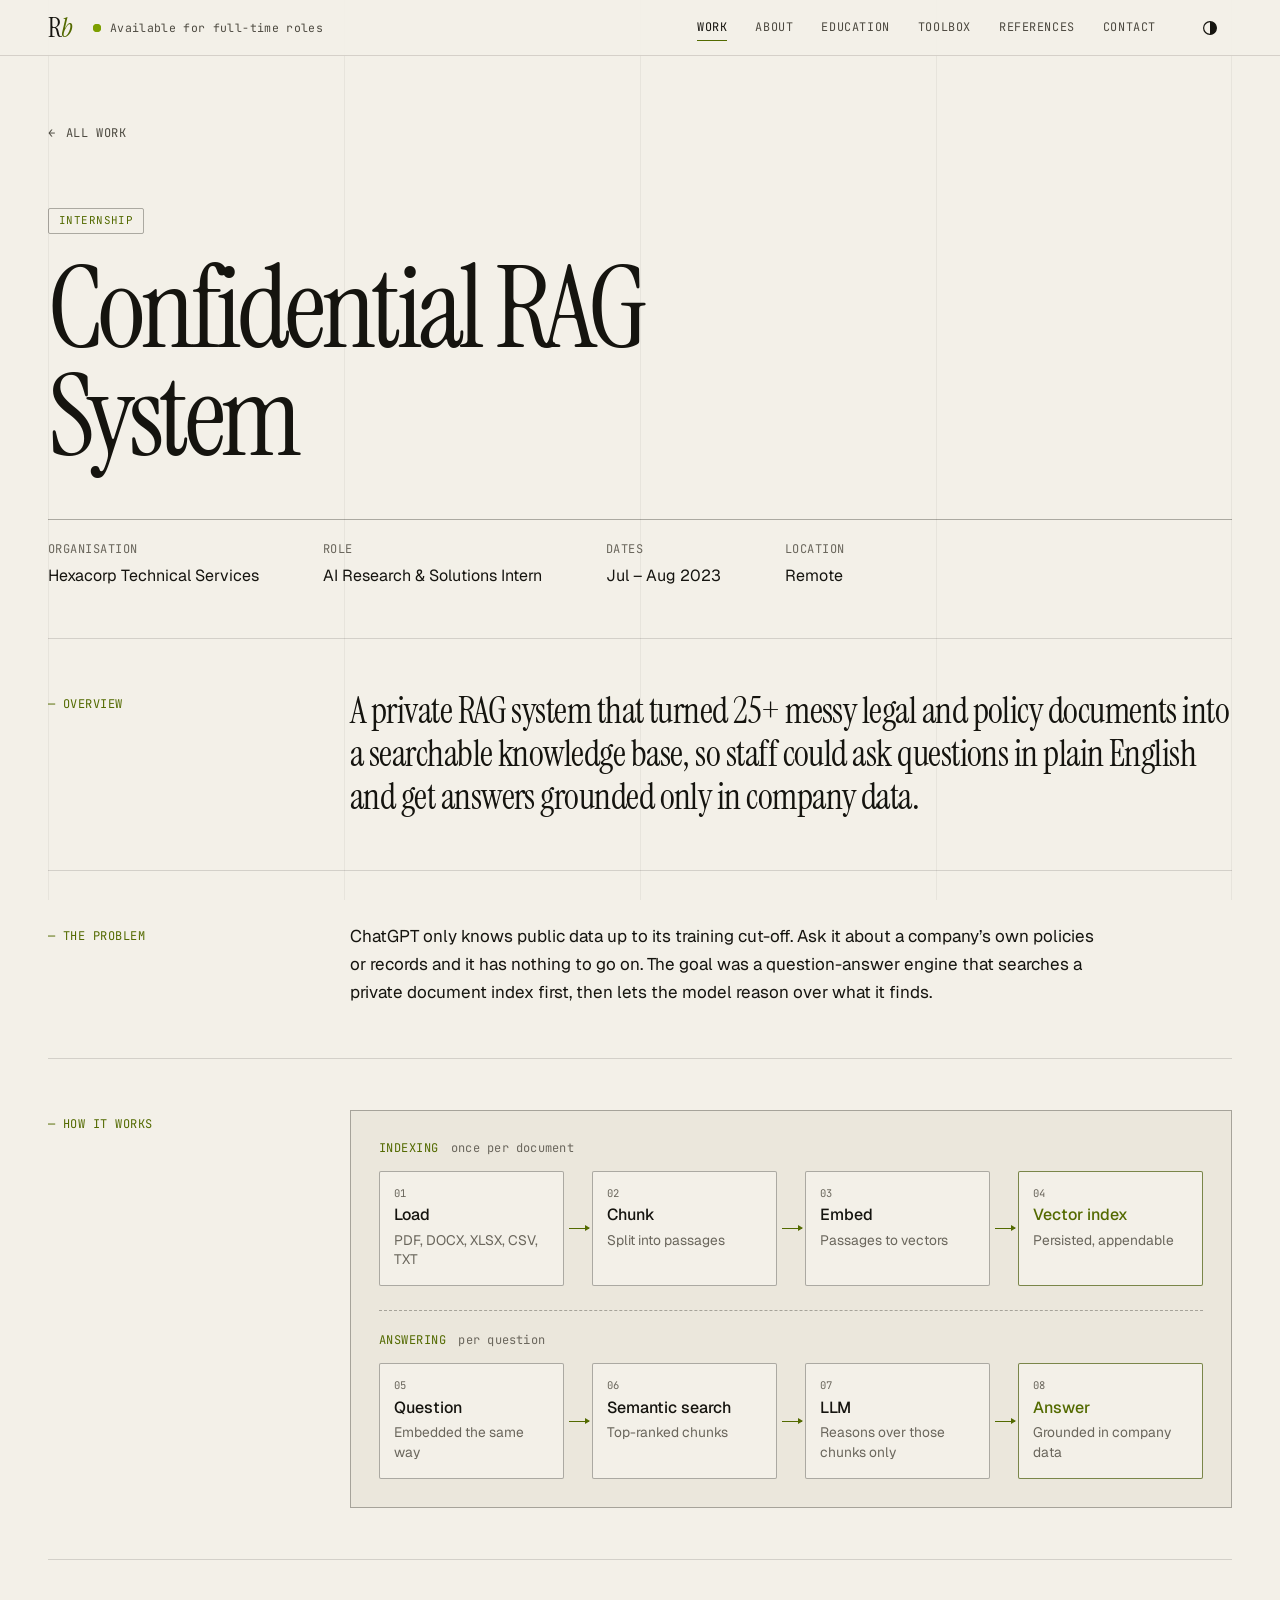
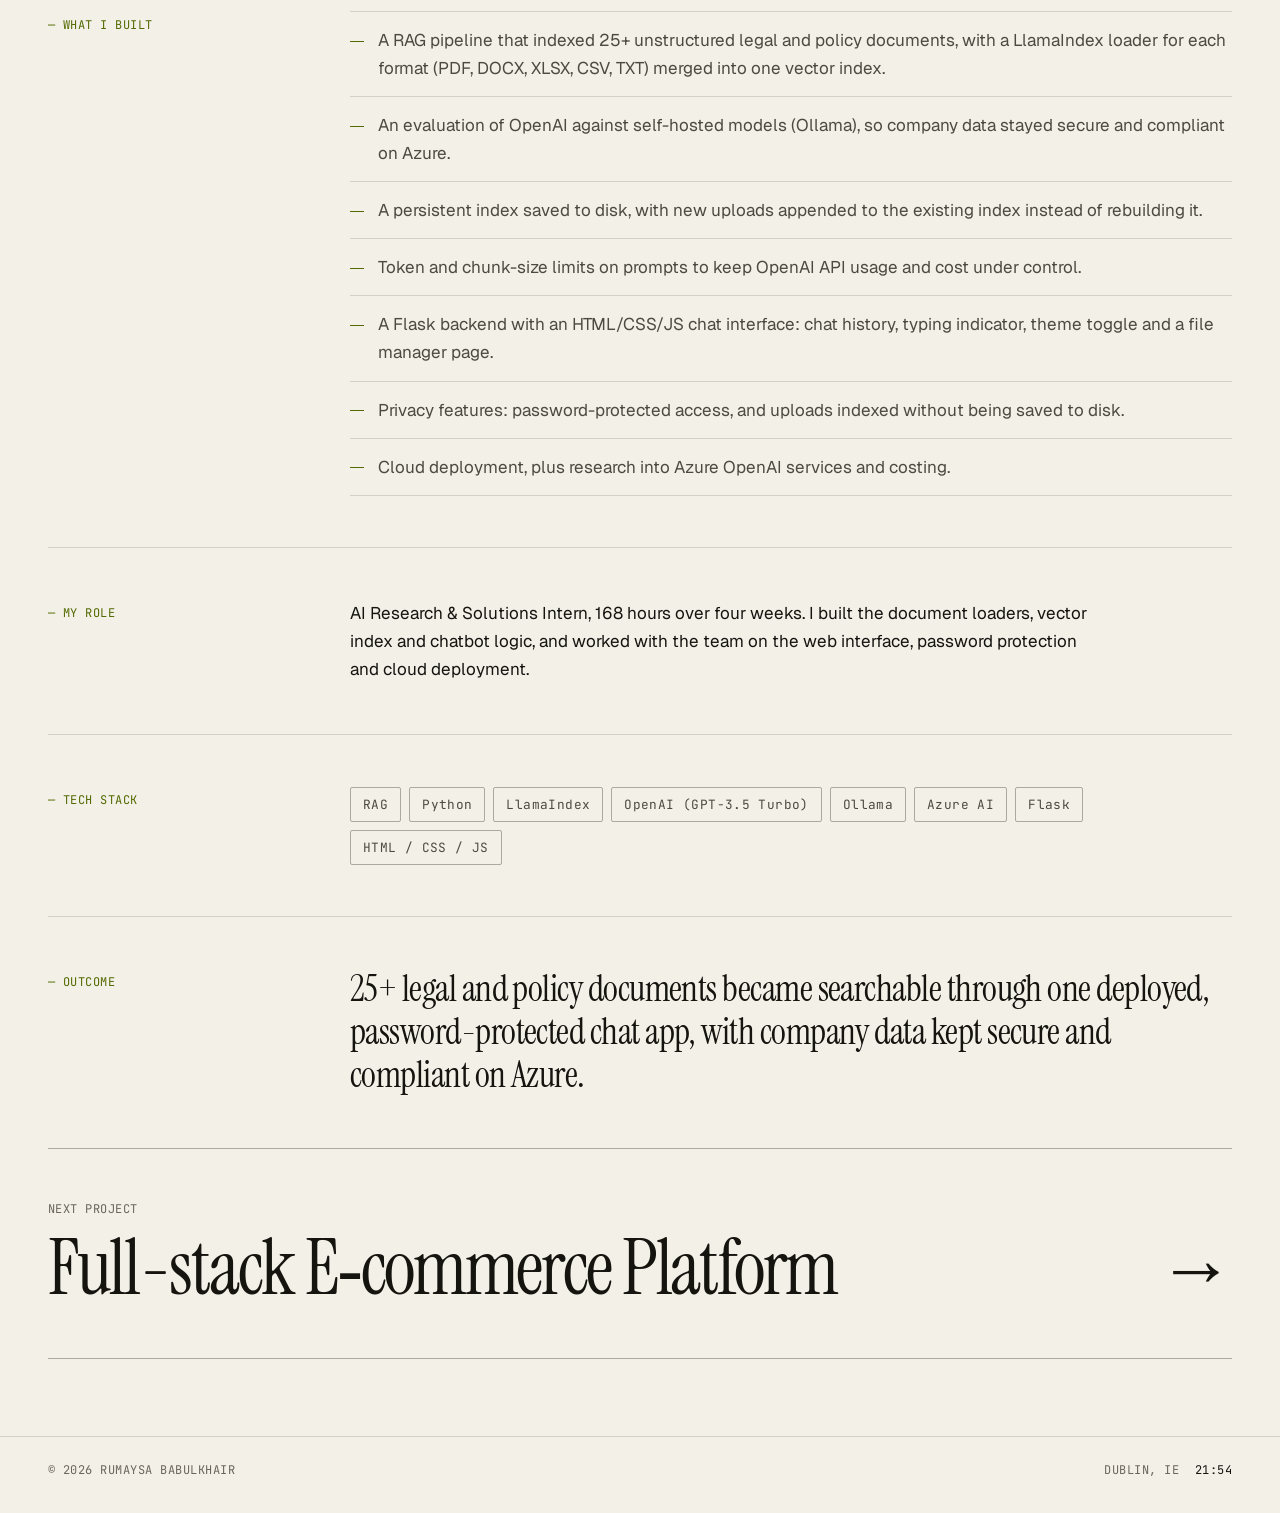
<file: projects/confidential-rag-system.html>
<!doctype html>
<html lang="en" data-theme="dark">
<head>
  <meta charset="utf-8">
  <meta name="viewport" content="width=device-width, initial-scale=1">
  <title>Confidential RAG System | Rumaysa Babulkhair</title>
  <meta name="description" content="Confidential RAG System: a private RAG system over 25+ legal and policy documents, built at Hexacorp Technical Services with LlamaIndex, OpenAI and Ollama on Azure.">
  <meta name="theme-color" content="#0c0c0b">
  <meta name="color-scheme" content="dark light">
  <link rel="icon" href="data:image/svg+xml,%3Csvg xmlns='http://www.w3.org/2000/svg' viewBox='0 0 64 64'%3E%3Crect width='64' height='64' rx='10' fill='%230c0c0b'/%3E%3Ctext x='32' y='45' font-family='Georgia,serif' font-style='italic' font-size='40' text-anchor='middle' fill='%23c6f24e'%3ER%3C/text%3E%3C/svg%3E">

  <!-- Apply theme + JS flag before first paint (no flash, no-JS keeps content visible) -->
  <script>
    (function () {
      var d = document.documentElement;
      d.classList.add('js');
      try {
        var t = localStorage.getItem('theme');
        if (t !== 'light' && t !== 'dark') {
          t = window.matchMedia('(prefers-color-scheme: light)').matches ? 'light' : 'dark';
        }
        d.setAttribute('data-theme', t);
        var m = document.querySelector('meta[name="theme-color"]');
        if (m) m.setAttribute('content', t === 'light' ? '#f3f0e8' : '#0c0c0b');
      } catch (e) {}
    })();
  </script>

  <link rel="preconnect" href="https://fonts.googleapis.com">
  <link rel="preconnect" href="https://fonts.gstatic.com" crossorigin>
  <link href="https://fonts.googleapis.com/css2?family=Geist:wght@300..700&family=Instrument+Serif:ital@0;1&family=JetBrains+Mono:wght@400;500&display=swap" rel="stylesheet">
  <link rel="stylesheet" href="../style.css">
</head>
<body>
  <a class="skip" href="#main">Skip to content</a>
  <div class="progress" aria-hidden="true"><i id="progress"></i></div>
  <div class="grain" aria-hidden="true"></div>
  <div class="guides" aria-hidden="true"><i></i><i></i><i></i><i></i></div>

  <!-- Fixed slim top bar -->
  <header class="bar" id="top">
    <div class="bar__inner">
      <a class="brand" href="../index.html" aria-label="Rumaysa Babulkhair, home">
        <span class="brand__mark" aria-hidden="true">R<em>b</em></span>
      </a>
      <p class="status"><span class="dot" aria-hidden="true"></span><span class="status__long">Available for full-time roles</span><span class="status__short">Available</span></p>

      <nav class="nav" aria-label="Primary">
        <a href="../index.html#work" data-nav aria-current="true">Work</a>
        <a href="../index.html#about" data-nav>About</a>
        <a href="../index.html#education" data-nav>Education</a>
        <a href="../index.html#toolbox" data-nav>Toolbox</a>
        <a href="../index.html#references" data-nav>References</a>
        <a href="../index.html#contact" data-nav>Contact</a>
      </nav>

      <div class="bar__tools">
        <button class="icon-btn" id="theme-toggle" type="button" aria-label="Switch to light theme">
          <svg viewBox="0 0 24 24" width="18" height="18" fill="none" stroke="currentColor" stroke-width="1.6" aria-hidden="true">
            <circle cx="12" cy="12" r="8.5"/>
            <path d="M12 3.5v17a8.5 8.5 0 0 0 0-17z" fill="currentColor" stroke="none"/>
          </svg>
        </button>
        <button class="icon-btn menu-btn" id="menu-btn" type="button" aria-label="Open menu" aria-expanded="false" aria-controls="menu">
          <span class="menu-btn__lines" aria-hidden="true"><i></i><i></i></span>
        </button>
      </div>
    </div>
  </header>

  <!-- Mobile full-screen menu -->
  <div class="menu" id="menu" role="dialog" aria-modal="true" aria-label="Menu" hidden>
    <nav class="menu__nav" aria-label="Mobile">
      <a href="../index.html#work"><span>01</span>Work</a>
      <a href="../index.html#about"><span>02</span>About</a>
      <a href="../index.html#education"><span>03</span>Education</a>
      <a href="../index.html#toolbox"><span>04</span>Toolbox</a>
      <a href="../index.html#references"><span>05</span>References</a>
      <a href="../index.html#contact"><span>06</span>Contact</a>
    </nav>
    <p class="menu__foot mono">Rumaysa.babulkhair@outlook.com<br>Dublin, Ireland</p>
  </div>

  <main id="main" class="pp wrap">
    <a class="pp__back mono" href="../index.html#work"><span aria-hidden="true">&larr;</span> All work</a>

    <header class="pp__head">
      <p class="pp__kind mono" style="--n:0">Internship</p>
      <h1 class="pp__title" style="--n:1">Confidential RAG System</h1>
      <dl class="pp__facts" style="--n:2"><div><dt class="mono">Organisation</dt><dd>Hexacorp Technical Services</dd></div><div><dt class="mono">Role</dt><dd>AI Research &amp; Solutions Intern</dd></div><div><dt class="mono">Dates</dt><dd>Jul &ndash; Aug 2023</dd></div><div><dt class="mono">Location</dt><dd>Remote</dd></div></dl>
    </header>

      <section class="pp__sec reveal"><h2 class="mono">Overview</h2><p class="pp__lead">A private RAG system that turned 25+ messy legal and policy documents into a searchable knowledge base, so staff could ask questions in plain English and get answers grounded only in company data.</p></section>

      <section class="pp__sec reveal"><h2 class="mono">The problem</h2><p>ChatGPT only knows public data up to its training cut-off. Ask it about a company&rsquo;s own policies or records and it has nothing to go on. The goal was a question-answer engine that searches a private document index first, then lets the model reason over what it finds.</p></section>

      <section class="pp__sec reveal"><h2 class="mono">How it works</h2>
        <div class="wide">
          <div class="flow" role="img" aria-label="Two-stage pipeline. Indexing: documents are loaded, split into chunks, embedded and stored in a vector index. Answering: a question is embedded, semantic search finds the closest chunks, and the LLM writes an answer from them.">
            <p class="flow__lane mono">Indexing <span>once per document</span></p>
            <ol class="flow__row">
              <li><span class="mono">01</span><b>Load</b>PDF, DOCX, XLSX, CSV, TXT</li>
              <li><span class="mono">02</span><b>Chunk</b>Split into passages</li>
              <li><span class="mono">03</span><b>Embed</b>Passages to vectors</li>
              <li class="flow__store"><span class="mono">04</span><b>Vector index</b>Persisted, appendable</li>
            </ol>
            <p class="flow__lane mono">Answering <span>per question</span></p>
            <ol class="flow__row">
              <li><span class="mono">05</span><b>Question</b>Embedded the same way</li>
              <li><span class="mono">06</span><b>Semantic search</b>Top-ranked chunks</li>
              <li><span class="mono">07</span><b>LLM</b>Reasons over those chunks only</li>
              <li class="flow__out"><span class="mono">08</span><b>Answer</b>Grounded in company data</li>
            </ol>
          </div>
        </div>
      </section>

      <section class="pp__sec reveal"><h2 class="mono">What I built</h2><div class="wide"><ul class="pp__list">
        <li>A RAG pipeline that indexed 25+ unstructured legal and policy documents, with a LlamaIndex loader for each format (PDF, DOCX, XLSX, CSV, TXT) merged into one vector index.</li>
        <li>An evaluation of OpenAI against self-hosted models (Ollama), so company data stayed secure and compliant on Azure.</li>
        <li>A persistent index saved to disk, with new uploads appended to the existing index instead of rebuilding it.</li>
        <li>Token and chunk-size limits on prompts to keep OpenAI API usage and cost under control.</li>
        <li>A Flask backend with an HTML/CSS/JS chat interface: chat history, typing indicator, theme toggle and a file manager page.</li>
        <li>Privacy features: password-protected access, and uploads indexed without being saved to disk.</li>
        <li>Cloud deployment, plus research into Azure OpenAI services and costing.</li>
      </ul></div></section>

      <section class="pp__sec reveal"><h2 class="mono">My role</h2><p>AI Research &amp; Solutions Intern, 168 hours over four weeks. I built the document loaders, vector index and chatbot logic, and worked with the team on the web interface, password protection and cloud deployment.</p></section>

      <section class="pp__sec reveal"><h2 class="mono">Tech stack</h2><div><ul class="tags" aria-label="Technologies"><li>RAG</li><li>Python</li><li>LlamaIndex</li><li>OpenAI (GPT&#8209;3.5 Turbo)</li><li>Ollama</li><li>Azure AI</li><li>Flask</li><li>HTML / CSS / JS</li></ul></div></section>

      <section class="pp__sec reveal"><h2 class="mono">Outcome</h2><p class="pp__lead">25+ legal and policy documents became searchable through one deployed, password-protected chat app, with company data kept secure and compliant on Azure.</p></section>

    <a class="pp__next reveal" href="ecommerce-platform.html">
      <span class="mono">Next project</span>
      <strong>Full-stack E&#8209;commerce Platform <span aria-hidden="true">&rarr;</span></strong>
    </a>
  </main>

  <footer class="foot wrap">
    <p class="mono">&copy; <span id="year">2026</span> Rumaysa Babulkhair</p>
    <p class="mono">Dublin, IE <span class="foot__time" id="dublin-time" aria-label="Local time in Dublin"></span></p>
  </footer>

  <script src="../script.js"></script>
</body>
</html>
</file>
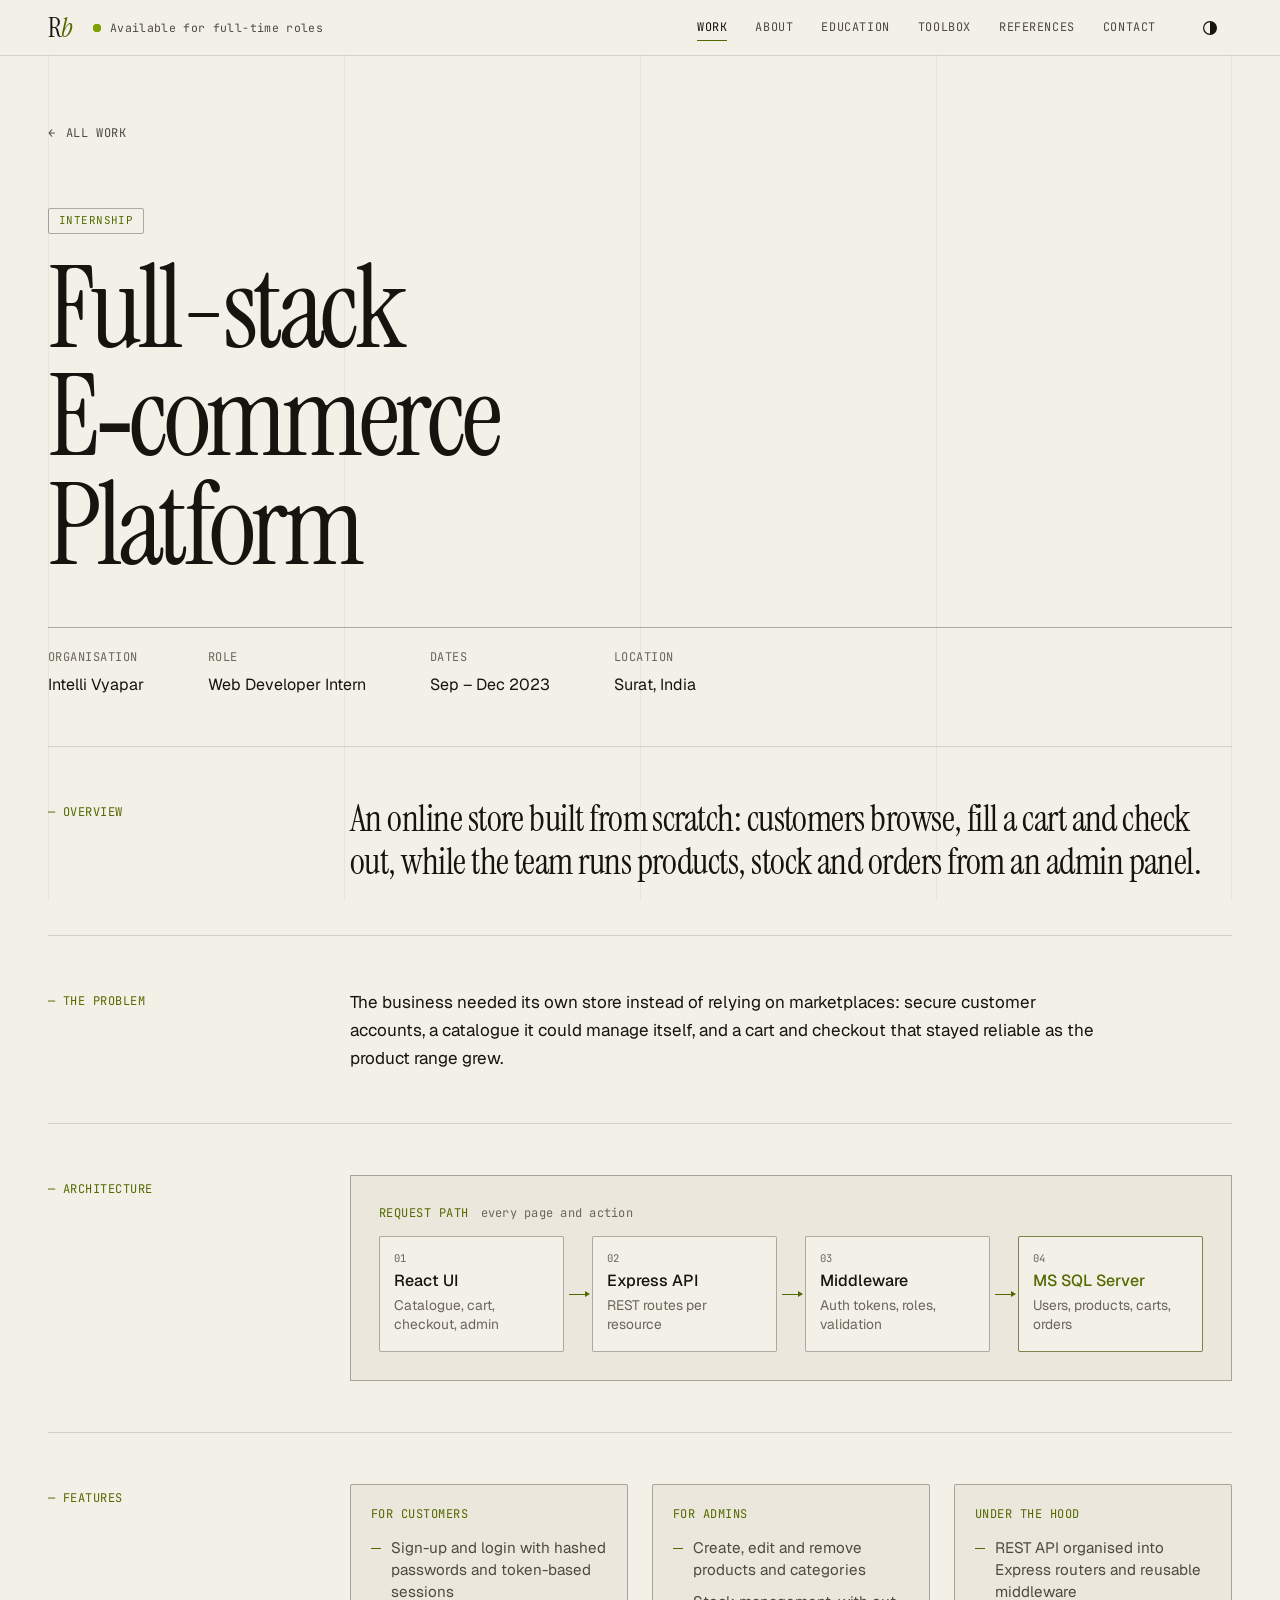
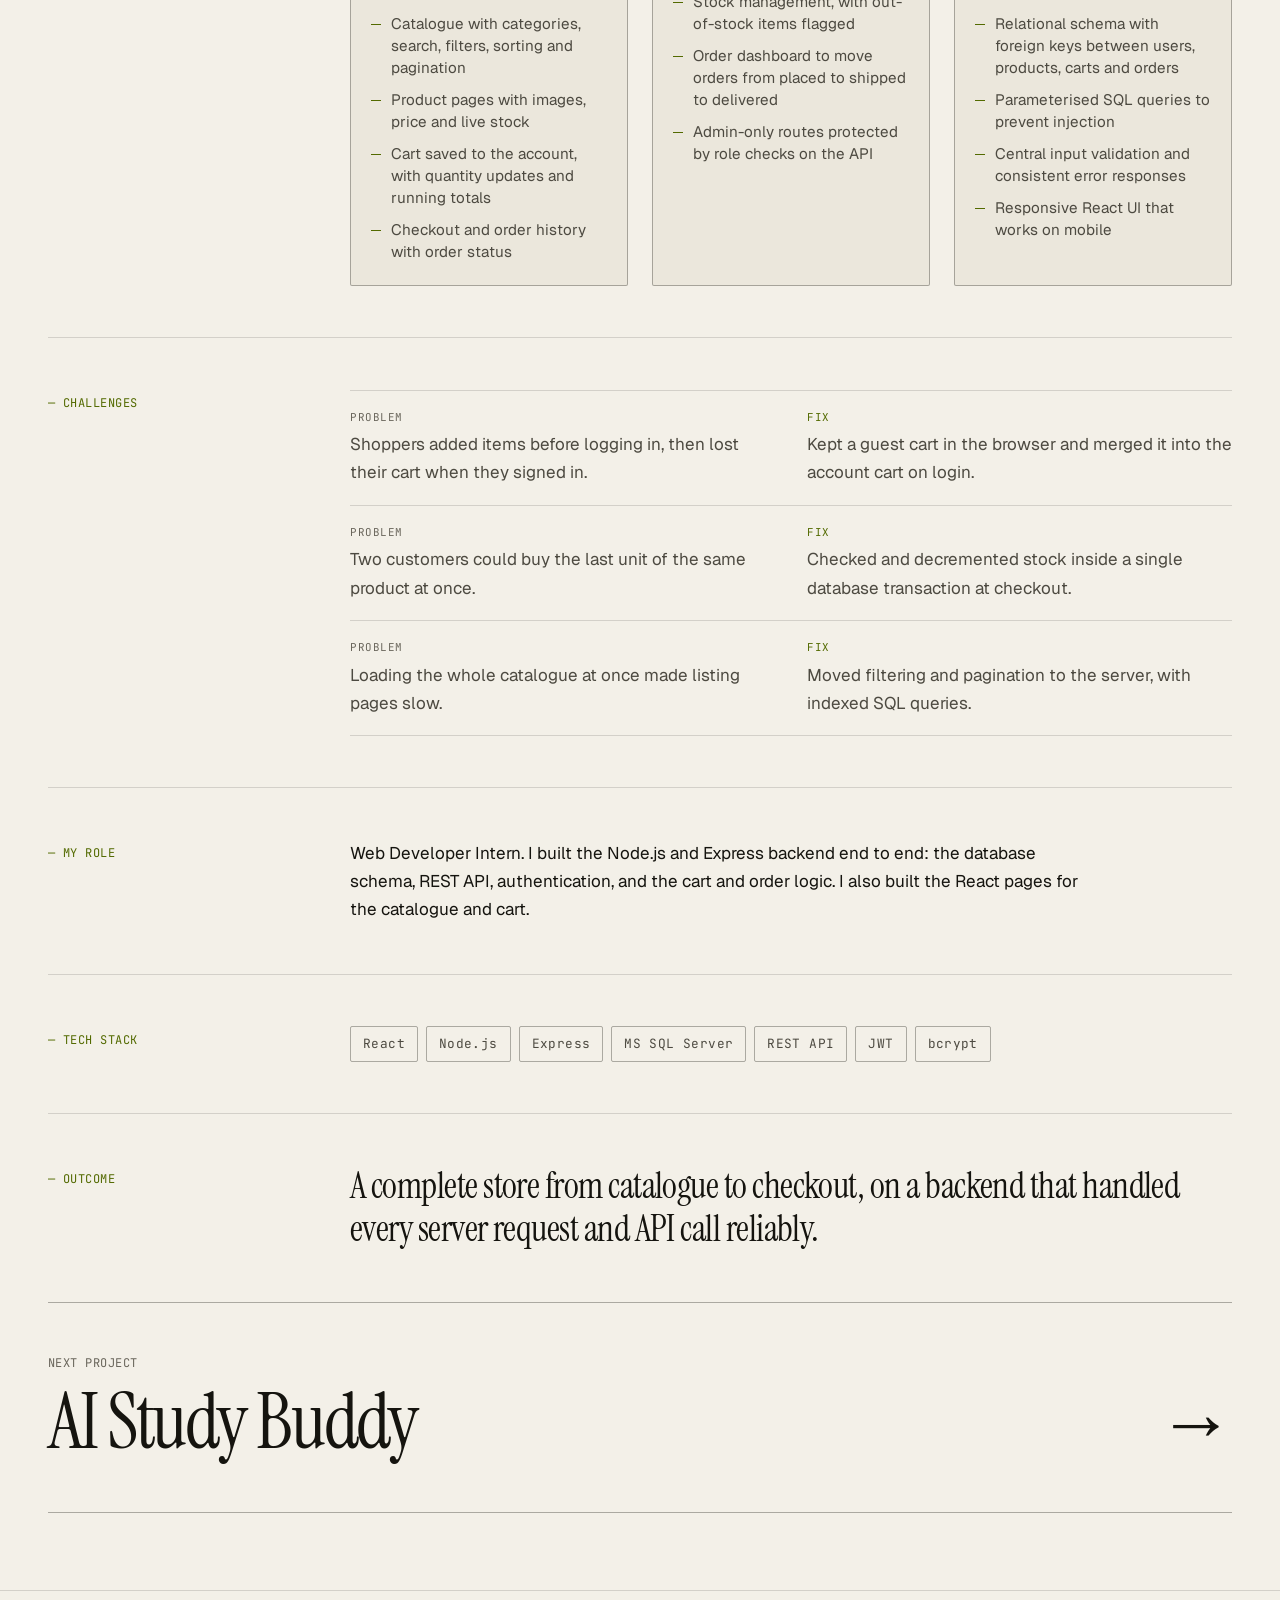
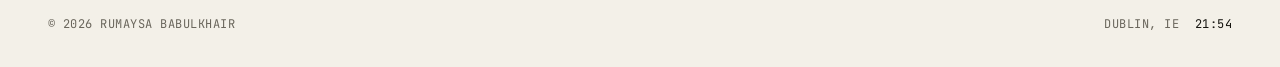
<file: projects/ecommerce-platform.html>
<!doctype html>
<html lang="en" data-theme="dark">
<head>
  <meta charset="utf-8">
  <meta name="viewport" content="width=device-width, initial-scale=1">
  <title>Full-stack E-commerce Platform | Rumaysa Babulkhair</title>
  <meta name="description" content="Full-stack E-commerce Platform: a site built from scratch at Intelli Vyapar with secure login, a product catalogue and a shopping cart, on Node.js, Express, MS SQL Server and React.">
  <meta name="theme-color" content="#0c0c0b">
  <meta name="color-scheme" content="dark light">
  <link rel="icon" href="data:image/svg+xml,%3Csvg xmlns='http://www.w3.org/2000/svg' viewBox='0 0 64 64'%3E%3Crect width='64' height='64' rx='10' fill='%230c0c0b'/%3E%3Ctext x='32' y='45' font-family='Georgia,serif' font-style='italic' font-size='40' text-anchor='middle' fill='%23c6f24e'%3ER%3C/text%3E%3C/svg%3E">

  <!-- Apply theme + JS flag before first paint (no flash, no-JS keeps content visible) -->
  <script>
    (function () {
      var d = document.documentElement;
      d.classList.add('js');
      try {
        var t = localStorage.getItem('theme');
        if (t !== 'light' && t !== 'dark') {
          t = window.matchMedia('(prefers-color-scheme: light)').matches ? 'light' : 'dark';
        }
        d.setAttribute('data-theme', t);
        var m = document.querySelector('meta[name="theme-color"]');
        if (m) m.setAttribute('content', t === 'light' ? '#f3f0e8' : '#0c0c0b');
      } catch (e) {}
    })();
  </script>

  <link rel="preconnect" href="https://fonts.googleapis.com">
  <link rel="preconnect" href="https://fonts.gstatic.com" crossorigin>
  <link href="https://fonts.googleapis.com/css2?family=Geist:wght@300..700&family=Instrument+Serif:ital@0;1&family=JetBrains+Mono:wght@400;500&display=swap" rel="stylesheet">
  <link rel="stylesheet" href="../style.css">
</head>
<body>
  <a class="skip" href="#main">Skip to content</a>
  <div class="progress" aria-hidden="true"><i id="progress"></i></div>
  <div class="grain" aria-hidden="true"></div>
  <div class="guides" aria-hidden="true"><i></i><i></i><i></i><i></i></div>

  <!-- Fixed slim top bar -->
  <header class="bar" id="top">
    <div class="bar__inner">
      <a class="brand" href="../index.html" aria-label="Rumaysa Babulkhair, home">
        <span class="brand__mark" aria-hidden="true">R<em>b</em></span>
      </a>
      <p class="status"><span class="dot" aria-hidden="true"></span><span class="status__long">Available for full-time roles</span><span class="status__short">Available</span></p>

      <nav class="nav" aria-label="Primary">
        <a href="../index.html#work" data-nav aria-current="true">Work</a>
        <a href="../index.html#about" data-nav>About</a>
        <a href="../index.html#education" data-nav>Education</a>
        <a href="../index.html#toolbox" data-nav>Toolbox</a>
        <a href="../index.html#references" data-nav>References</a>
        <a href="../index.html#contact" data-nav>Contact</a>
      </nav>

      <div class="bar__tools">
        <button class="icon-btn" id="theme-toggle" type="button" aria-label="Switch to light theme">
          <svg viewBox="0 0 24 24" width="18" height="18" fill="none" stroke="currentColor" stroke-width="1.6" aria-hidden="true">
            <circle cx="12" cy="12" r="8.5"/>
            <path d="M12 3.5v17a8.5 8.5 0 0 0 0-17z" fill="currentColor" stroke="none"/>
          </svg>
        </button>
        <button class="icon-btn menu-btn" id="menu-btn" type="button" aria-label="Open menu" aria-expanded="false" aria-controls="menu">
          <span class="menu-btn__lines" aria-hidden="true"><i></i><i></i></span>
        </button>
      </div>
    </div>
  </header>

  <!-- Mobile full-screen menu -->
  <div class="menu" id="menu" role="dialog" aria-modal="true" aria-label="Menu" hidden>
    <nav class="menu__nav" aria-label="Mobile">
      <a href="../index.html#work"><span>01</span>Work</a>
      <a href="../index.html#about"><span>02</span>About</a>
      <a href="../index.html#education"><span>03</span>Education</a>
      <a href="../index.html#toolbox"><span>04</span>Toolbox</a>
      <a href="../index.html#references"><span>05</span>References</a>
      <a href="../index.html#contact"><span>06</span>Contact</a>
    </nav>
    <p class="menu__foot mono">Rumaysa.babulkhair@outlook.com<br>Dublin, Ireland</p>
  </div>

  <main id="main" class="pp wrap">
    <a class="pp__back mono" href="../index.html#work"><span aria-hidden="true">&larr;</span> All work</a>

    <header class="pp__head">
      <p class="pp__kind mono" style="--n:0">Internship</p>
      <h1 class="pp__title" style="--n:1">Full-stack E&#8209;commerce Platform</h1>
      <dl class="pp__facts" style="--n:2"><div><dt class="mono">Organisation</dt><dd>Intelli Vyapar</dd></div><div><dt class="mono">Role</dt><dd>Web Developer Intern</dd></div><div><dt class="mono">Dates</dt><dd>Sep &ndash; Dec 2023</dd></div><div><dt class="mono">Location</dt><dd>Surat, India</dd></div></dl>
    </header>

      <section class="pp__sec reveal"><h2 class="mono">Overview</h2><p class="pp__lead">An online store built from scratch: customers browse, fill a cart and check out, while the team runs products, stock and orders from an admin panel.</p></section>

      <section class="pp__sec reveal"><h2 class="mono">The problem</h2><p>The business needed its own store instead of relying on marketplaces: secure customer accounts, a catalogue it could manage itself, and a cart and checkout that stayed reliable as the product range grew.</p></section>

      <section class="pp__sec reveal"><h2 class="mono">Architecture</h2>
        <div class="wide">
          <div class="flow" role="img" aria-label="Three-tier architecture: a React front end calls an Express REST API, which runs authentication and validation middleware and then queries MS SQL Server.">
            <p class="flow__lane mono">Request path <span>every page and action</span></p>
            <ol class="flow__row">
              <li><span class="mono">01</span><b>React UI</b>Catalogue, cart, checkout, admin</li>
              <li><span class="mono">02</span><b>Express API</b>REST routes per resource</li>
              <li><span class="mono">03</span><b>Middleware</b>Auth tokens, roles, validation</li>
              <li class="flow__store"><span class="mono">04</span><b>MS SQL Server</b>Users, products, carts, orders</li>
            </ol>
          </div>
        </div>
      </section>

      <section class="pp__sec reveal"><h2 class="mono">Features</h2>
        <div class="wide feat-grid">
          <div class="feat-card">
            <p class="mono">For customers</p>
            <ul>
              <li>Sign-up and login with hashed passwords and token-based sessions</li>
              <li>Catalogue with categories, search, filters, sorting and pagination</li>
              <li>Product pages with images, price and live stock</li>
              <li>Cart saved to the account, with quantity updates and running totals</li>
              <li>Checkout and order history with order status</li>
            </ul>
          </div>
          <div class="feat-card">
            <p class="mono">For admins</p>
            <ul>
              <li>Create, edit and remove products and categories</li>
              <li>Stock management, with out-of-stock items flagged</li>
              <li>Order dashboard to move orders from placed to shipped to delivered</li>
              <li>Admin-only routes protected by role checks on the API</li>
            </ul>
          </div>
          <div class="feat-card">
            <p class="mono">Under the hood</p>
            <ul>
              <li>REST API organised into Express routers and reusable middleware</li>
              <li>Relational schema with foreign keys between users, products, carts and orders</li>
              <li>Parameterised SQL queries to prevent injection</li>
              <li>Central input validation and consistent error responses</li>
              <li>Responsive React UI that works on mobile</li>
            </ul>
          </div>
        </div>
      </section>

      <section class="pp__sec reveal"><h2 class="mono">Challenges</h2><div class="wide"><ul class="pp__fix">
        <li><p><span>Problem</span>Shoppers added items before logging in, then lost their cart when they signed in.</p><p><span>Fix</span>Kept a guest cart in the browser and merged it into the account cart on login.</p></li>
        <li><p><span>Problem</span>Two customers could buy the last unit of the same product at once.</p><p><span>Fix</span>Checked and decremented stock inside a single database transaction at checkout.</p></li>
        <li><p><span>Problem</span>Loading the whole catalogue at once made listing pages slow.</p><p><span>Fix</span>Moved filtering and pagination to the server, with indexed SQL queries.</p></li>
      </ul></div></section>

      <section class="pp__sec reveal"><h2 class="mono">My role</h2><p>Web Developer Intern. I built the Node.js and Express backend end to end: the database schema, REST API, authentication, and the cart and order logic. I also built the React pages for the catalogue and cart.</p></section>

      <section class="pp__sec reveal"><h2 class="mono">Tech stack</h2><div><ul class="tags" aria-label="Technologies"><li>React</li><li>Node.js</li><li>Express</li><li>MS SQL Server</li><li>REST API</li><li>JWT</li><li>bcrypt</li></ul></div></section>

      <section class="pp__sec reveal"><h2 class="mono">Outcome</h2><p class="pp__lead">A complete store from catalogue to checkout, on a backend that handled every server request and API call reliably.</p></section>


    <a class="pp__next reveal" href="ai-study-buddy.html">
      <span class="mono">Next project</span>
      <strong>AI Study Buddy <span aria-hidden="true">&rarr;</span></strong>
    </a>
  </main>

  <footer class="foot wrap">
    <p class="mono">&copy; <span id="year">2026</span> Rumaysa Babulkhair</p>
    <p class="mono">Dublin, IE <span class="foot__time" id="dublin-time" aria-label="Local time in Dublin"></span></p>
  </footer>

  <script src="../script.js"></script>
</body>
</html>
</file>
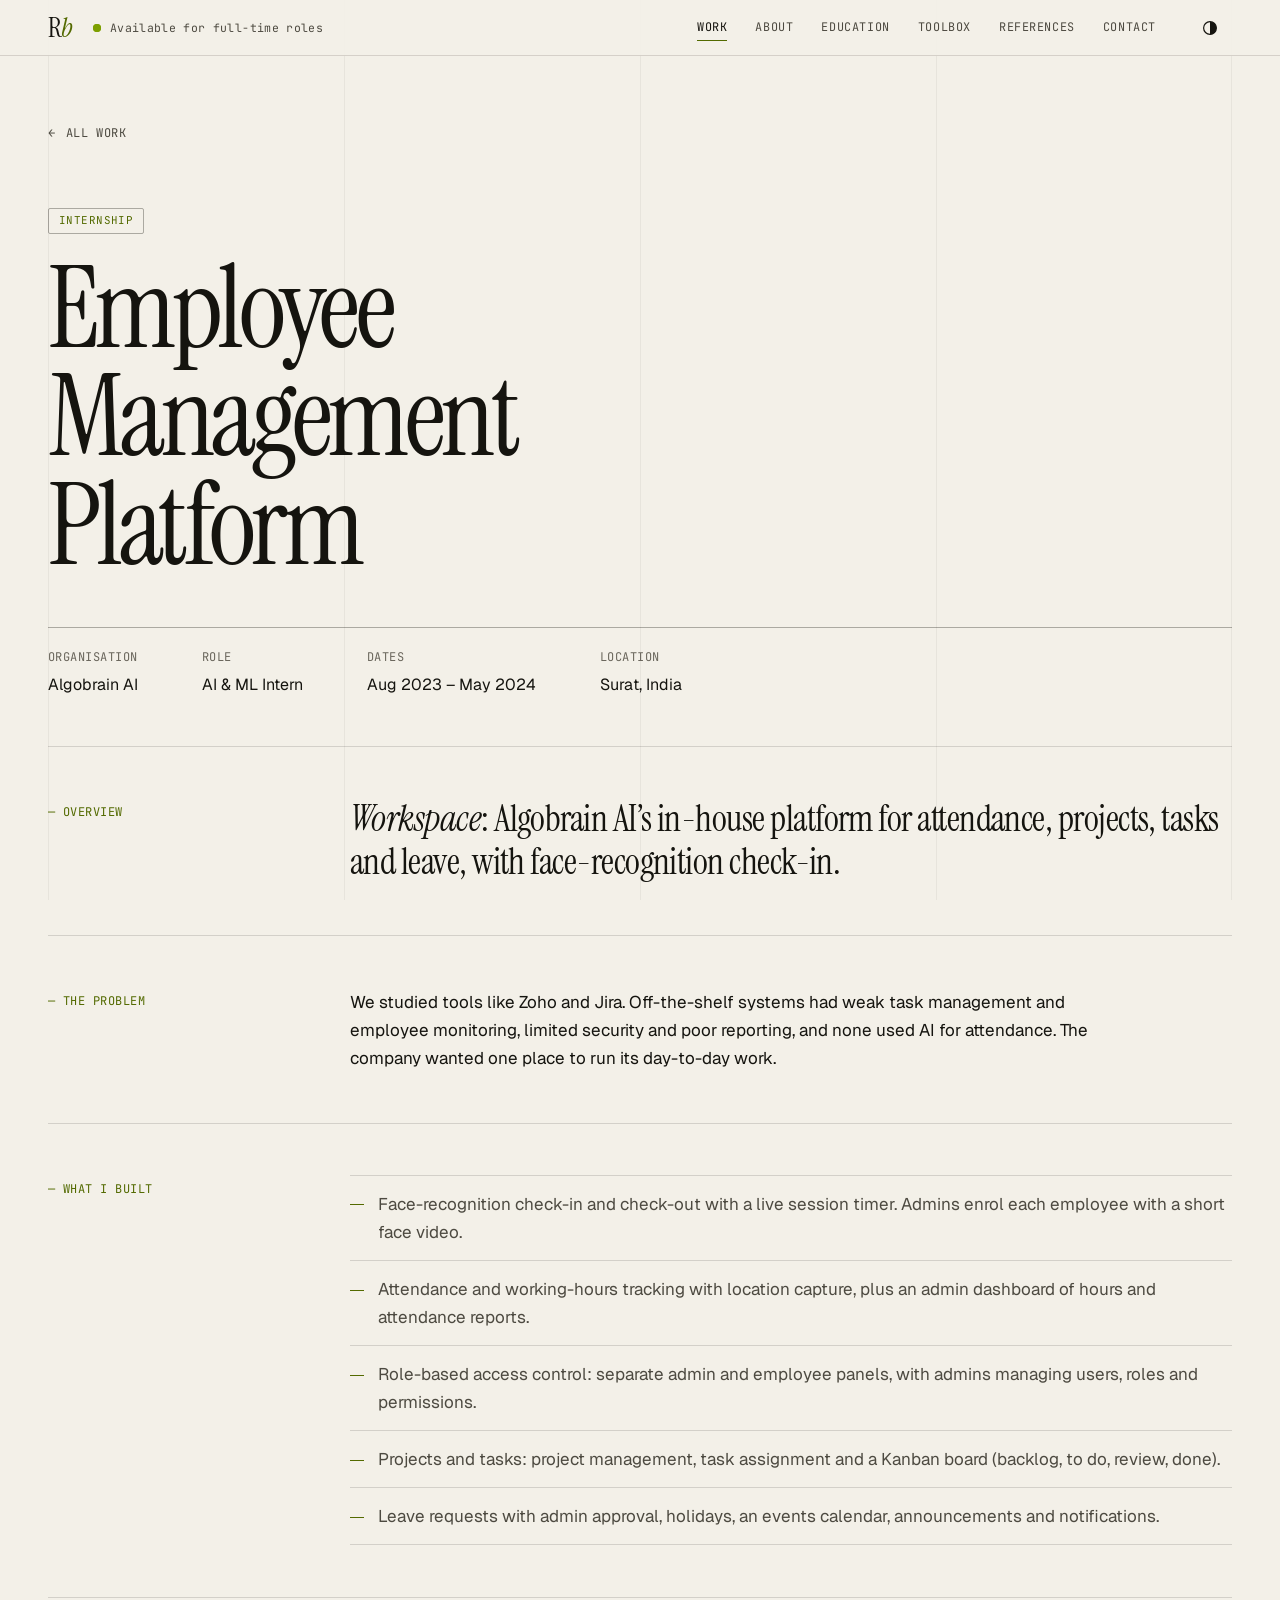
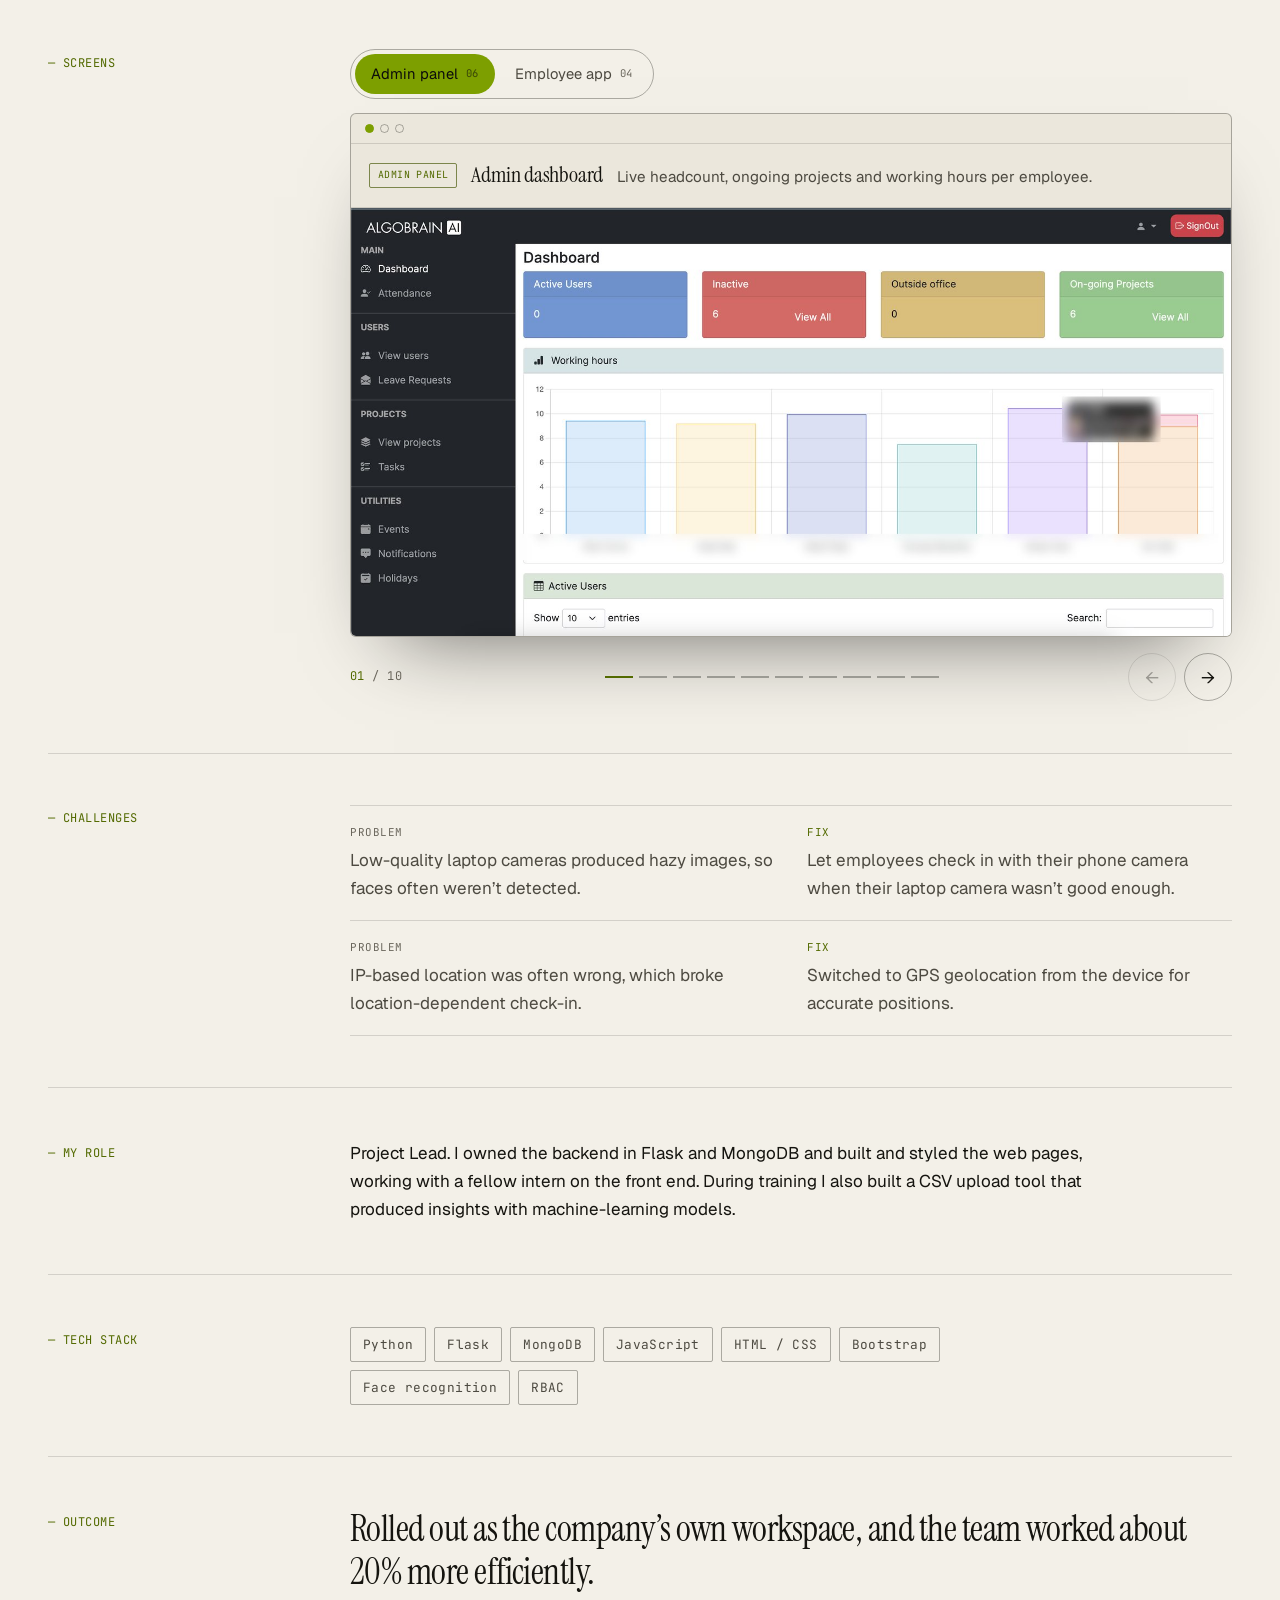
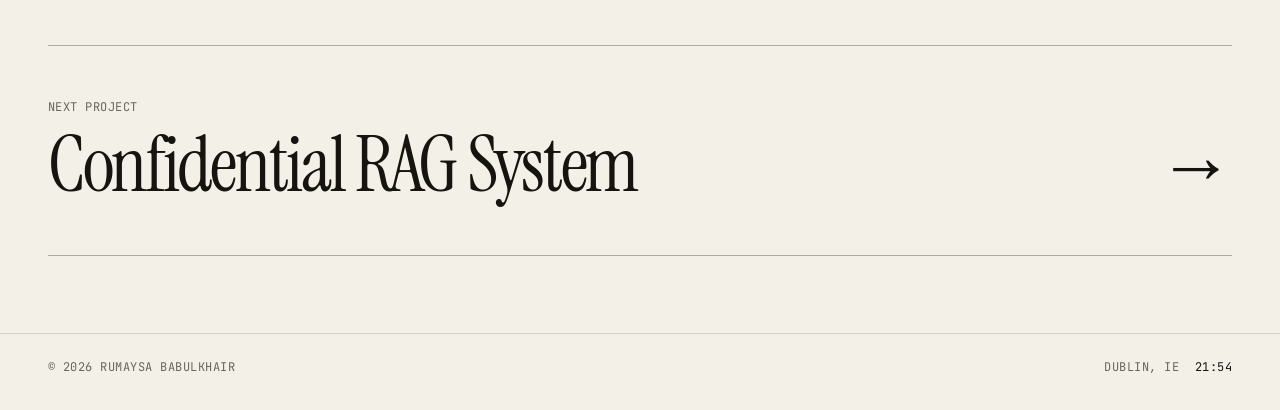
<file: projects/employee-management-platform.html>
<!doctype html>
<html lang="en" data-theme="dark">
<head>
  <meta charset="utf-8">
  <meta name="viewport" content="width=device-width, initial-scale=1">
  <title>Employee Management Platform | Rumaysa Babulkhair</title>
  <meta name="description" content="Employee Management Platform: an internal platform built at Algobrain AI to track employee time and project progress, with face-recognition check-in and role-based access control.">
  <meta name="theme-color" content="#0c0c0b">
  <meta name="color-scheme" content="dark light">
  <link rel="icon" href="data:image/svg+xml,%3Csvg xmlns='http://www.w3.org/2000/svg' viewBox='0 0 64 64'%3E%3Crect width='64' height='64' rx='10' fill='%230c0c0b'/%3E%3Ctext x='32' y='45' font-family='Georgia,serif' font-style='italic' font-size='40' text-anchor='middle' fill='%23c6f24e'%3ER%3C/text%3E%3C/svg%3E">

  <!-- Apply theme + JS flag before first paint (no flash, no-JS keeps content visible) -->
  <script>
    (function () {
      var d = document.documentElement;
      d.classList.add('js');
      try {
        var t = localStorage.getItem('theme');
        if (t !== 'light' && t !== 'dark') {
          t = window.matchMedia('(prefers-color-scheme: light)').matches ? 'light' : 'dark';
        }
        d.setAttribute('data-theme', t);
        var m = document.querySelector('meta[name="theme-color"]');
        if (m) m.setAttribute('content', t === 'light' ? '#f3f0e8' : '#0c0c0b');
      } catch (e) {}
    })();
  </script>

  <link rel="preconnect" href="https://fonts.googleapis.com">
  <link rel="preconnect" href="https://fonts.gstatic.com" crossorigin>
  <link href="https://fonts.googleapis.com/css2?family=Geist:wght@300..700&family=Instrument+Serif:ital@0;1&family=JetBrains+Mono:wght@400;500&display=swap" rel="stylesheet">
  <link rel="stylesheet" href="../style.css">
</head>
<body>
  <a class="skip" href="#main">Skip to content</a>
  <div class="progress" aria-hidden="true"><i id="progress"></i></div>
  <div class="grain" aria-hidden="true"></div>
  <div class="guides" aria-hidden="true"><i></i><i></i><i></i><i></i></div>

  <!-- Fixed slim top bar -->
  <header class="bar" id="top">
    <div class="bar__inner">
      <a class="brand" href="../index.html" aria-label="Rumaysa Babulkhair, home">
        <span class="brand__mark" aria-hidden="true">R<em>b</em></span>
      </a>
      <p class="status"><span class="dot" aria-hidden="true"></span><span class="status__long">Available for full-time roles</span><span class="status__short">Available</span></p>

      <nav class="nav" aria-label="Primary">
        <a href="../index.html#work" data-nav aria-current="true">Work</a>
        <a href="../index.html#about" data-nav>About</a>
        <a href="../index.html#education" data-nav>Education</a>
        <a href="../index.html#toolbox" data-nav>Toolbox</a>
        <a href="../index.html#references" data-nav>References</a>
        <a href="../index.html#contact" data-nav>Contact</a>
      </nav>

      <div class="bar__tools">
        <button class="icon-btn" id="theme-toggle" type="button" aria-label="Switch to light theme">
          <svg viewBox="0 0 24 24" width="18" height="18" fill="none" stroke="currentColor" stroke-width="1.6" aria-hidden="true">
            <circle cx="12" cy="12" r="8.5"/>
            <path d="M12 3.5v17a8.5 8.5 0 0 0 0-17z" fill="currentColor" stroke="none"/>
          </svg>
        </button>
        <button class="icon-btn menu-btn" id="menu-btn" type="button" aria-label="Open menu" aria-expanded="false" aria-controls="menu">
          <span class="menu-btn__lines" aria-hidden="true"><i></i><i></i></span>
        </button>
      </div>
    </div>
  </header>

  <!-- Mobile full-screen menu -->
  <div class="menu" id="menu" role="dialog" aria-modal="true" aria-label="Menu" hidden>
    <nav class="menu__nav" aria-label="Mobile">
      <a href="../index.html#work"><span>01</span>Work</a>
      <a href="../index.html#about"><span>02</span>About</a>
      <a href="../index.html#education"><span>03</span>Education</a>
      <a href="../index.html#toolbox"><span>04</span>Toolbox</a>
      <a href="../index.html#references"><span>05</span>References</a>
      <a href="../index.html#contact"><span>06</span>Contact</a>
    </nav>
    <p class="menu__foot mono">Rumaysa.babulkhair@outlook.com<br>Dublin, Ireland</p>
  </div>

  <main id="main" class="pp wrap">
    <a class="pp__back mono" href="../index.html#work"><span aria-hidden="true">&larr;</span> All work</a>

    <header class="pp__head">
      <p class="pp__kind mono" style="--n:0">Internship</p>
      <h1 class="pp__title" style="--n:1">Employee Management Platform</h1>
      <dl class="pp__facts" style="--n:2"><div><dt class="mono">Organisation</dt><dd>Algobrain AI</dd></div><div><dt class="mono">Role</dt><dd>AI &amp; ML Intern</dd></div><div><dt class="mono">Dates</dt><dd>Aug 2023 &ndash; May 2024</dd></div><div><dt class="mono">Location</dt><dd>Surat, India</dd></div></dl>
    </header>

      <section class="pp__sec reveal"><h2 class="mono">Overview</h2><p class="pp__lead"><em>Workspace</em>: Algobrain AI&rsquo;s in-house platform for attendance, projects, tasks and leave, with face-recognition check-in.</p></section>

      <section class="pp__sec reveal"><h2 class="mono">The problem</h2><p>We studied tools like Zoho and Jira. Off-the-shelf systems had weak task management and employee monitoring, limited security and poor reporting, and none used AI for attendance. The company wanted one place to run its day-to-day work.</p></section>

      <section class="pp__sec reveal"><h2 class="mono">What I built</h2><div class="wide"><ul class="pp__list">
        <li>Face-recognition check-in and check-out with a live session timer. Admins enrol each employee with a short face video.</li>
        <li>Attendance and working-hours tracking with location capture, plus an admin dashboard of hours and attendance reports.</li>
        <li>Role-based access control: separate admin and employee panels, with admins managing users, roles and permissions.</li>
        <li>Projects and tasks: project management, task assignment and a Kanban board (backlog, to do, review, done).</li>
        <li>Leave requests with admin approval, holidays, an events calendar, announcements and notifications.</li>
      </ul></div></section>

      <section class="pp__sec reveal"><h2 class="mono">Screens</h2>
        <div class="wide">
          <div class="slider" data-slider aria-roledescription="carousel" aria-label="Workspace screenshots">
            <div class="slider__groups" role="group" aria-label="Jump to">
              <button type="button" class="slider__group" data-goto="0" aria-pressed="true">Admin panel <span class="mono">06</span></button>
              <button type="button" class="slider__group" data-goto="6" aria-pressed="false">Employee app <span class="mono">04</span></button>
            </div>
            <div class="slider__frame">
              <div class="slider__bar" aria-hidden="true"><i></i><i></i><i></i></div>
              <ul class="slider__track" tabindex="0" aria-label="Slides, scroll or use arrow keys">
                <li class="slider__slide" data-group="admin" aria-roledescription="slide" aria-label="1 of 10: Admin dashboard">
                  <p class="slider__cap"><span class="slider__tag slider__tag--admin mono">Admin panel</span><b>Admin dashboard</b> Live headcount, ongoing projects and working hours per employee.</p>
                  <img src="../assets/projects/algobrain-admin-dashboard.jpg" alt="Admin dashboard with active, inactive and outside-office counts, ongoing projects and a working-hours chart per employee." loading="lazy" width="1600" height="778">
                </li>
                <li class="slider__slide" data-group="admin" aria-roledescription="slide" aria-label="2 of 10: Attendance calendar">
                  <p class="slider__cap"><span class="slider__tag slider__tag--admin mono">Admin panel</span><b>Attendance calendar</b> Pick any employee and see their presence day by day.</p>
                  <img src="../assets/projects/algobrain-attendance-calendar.jpg" alt="Admin attendance calendar for one employee, marking present days across March 2024." loading="lazy" width="1600" height="778">
                </li>
                <li class="slider__slide" data-group="admin" aria-roledescription="slide" aria-label="3 of 10: Leave requests">
                  <p class="slider__cap"><span class="slider__tag slider__tag--admin mono">Admin panel</span><b>Leave requests</b> Review, approve or reject leave with a message to the employee.</p>
                  <img src="../assets/projects/algobrain-admin-leave.jpg" alt="Admin leave requests with dates, reason, status and approve or reject buttons." loading="lazy" width="1600" height="778">
                </li>
                <li class="slider__slide" data-group="admin" aria-roledescription="slide" aria-label="4 of 10: Project management">
                  <p class="slider__cap"><span class="slider__tag slider__tag--admin mono">Admin panel</span><b>Project management</b> Create projects, assign contributors and leads, edit or delete.</p>
                  <img src="../assets/projects/algobrain-admin-projects.jpg" alt="Admin project list with start and end dates, contributors, technical and project leaders, and actions." loading="lazy" width="1600" height="778">
                </li>
                <li class="slider__slide" data-group="admin" aria-roledescription="slide" aria-label="5 of 10: Events calendar">
                  <p class="slider__cap"><span class="slider__tag slider__tag--admin mono">Admin panel</span><b>Events calendar</b> Schedule company events and meetings, then edit or delete them.</p>
                  <img src="../assets/projects/algobrain-admin-events.jpg" alt="Admin events calendar for March 2024 with meetings, a tech talk and a casual day." loading="lazy" width="1600" height="778">
                </li>
                <li class="slider__slide" data-group="admin" aria-roledescription="slide" aria-label="6 of 10: Announcements">
                  <p class="slider__cap"><span class="slider__tag slider__tag--admin mono">Admin panel</span><b>Announcements</b> Send notices to everyone and see who has read them.</p>
                  <img src="../assets/projects/algobrain-admin-announcements.jpg" alt="Admin announcements page with a workshop notice open and a form to send a new announcement." loading="lazy" width="1600" height="778">
                </li>
                <li class="slider__slide" data-group="employee" aria-roledescription="slide" aria-label="7 of 10: Face-recognition check-in">
                  <p class="slider__cap"><span class="slider__tag slider__tag--employee mono">Employee app</span><b>Face-recognition check-in</b> The session timer starts once the camera recognises the employee.</p>
                  <img src="../assets/projects/algobrain-face-checkin.jpg" alt="Employee dashboard recognising the user's face before check-in, with a session timer, own timesheet and team timesheet." loading="lazy" width="1600" height="778">
                </li>
                <li class="slider__slide" data-group="employee" aria-roledescription="slide" aria-label="8 of 10: My projects">
                  <p class="slider__cap"><span class="slider__tag slider__tag--employee mono">Employee app</span><b>My projects</b> Role, deadlines and days left on every project at a glance.</p>
                  <img src="../assets/projects/algobrain-projects.jpg" alt="Project cards showing role (contributor or leader), start and end dates and days remaining." loading="lazy" width="1600" height="778">
                </li>
                <li class="slider__slide" data-group="employee" aria-roledescription="slide" aria-label="9 of 10: Task board">
                  <p class="slider__cap"><span class="slider__tag slider__tag--employee mono">Employee app</span><b>Task board</b> Kanban across backlog, to do, review and done.</p>
                  <img src="../assets/projects/algobrain-kanban.jpg" alt="Kanban board with backlog, to do, review and done columns of project tasks." loading="lazy" width="1600" height="778">
                </li>
                <li class="slider__slide" data-group="employee" aria-roledescription="slide" aria-label="10 of 10: Notifications">
                  <p class="slider__cap"><span class="slider__tag slider__tag--employee mono">Employee app</span><b>Notifications</b> Admin notices land in each employee&rsquo;s feed.</p>
                  <img src="../assets/projects/algobrain-announcements.jpg" alt="Employee notifications feed with a workshop announcement open." loading="lazy" width="1600" height="778">
                </li>
              </ul>
            </div>
            <div class="slider__controls">
              <p class="slider__count mono" aria-live="polite"><span data-cur>01</span> / <span data-total>10</span></p>
              <div class="slider__dots" role="tablist" aria-label="Choose slide"></div>
              <div class="slider__btns">
                <button class="slider__btn" type="button" data-prev aria-label="Previous screenshot"><span aria-hidden="true">&larr;</span></button>
                <button class="slider__btn" type="button" data-next aria-label="Next screenshot"><span aria-hidden="true">&rarr;</span></button>
              </div>
            </div>
          </div>
        </div>
      </section>

      <section class="pp__sec reveal"><h2 class="mono">Challenges</h2><div class="wide"><ul class="pp__fix">
        <li><p><span>Problem</span>Low-quality laptop cameras produced hazy images, so faces often weren&rsquo;t detected.</p><p><span>Fix</span>Let employees check in with their phone camera when their laptop camera wasn&rsquo;t good enough.</p></li>
        <li><p><span>Problem</span>IP-based location was often wrong, which broke location-dependent check-in.</p><p><span>Fix</span>Switched to GPS geolocation from the device for accurate positions.</p></li>
      </ul></div></section>

      <section class="pp__sec reveal"><h2 class="mono">My role</h2><p>Project Lead. I owned the backend in Flask and MongoDB and built and styled the web pages, working with a fellow intern on the front end. During training I also built a CSV upload tool that produced insights with machine-learning models.</p></section>

      <section class="pp__sec reveal"><h2 class="mono">Tech stack</h2><div><ul class="tags" aria-label="Technologies"><li>Python</li><li>Flask</li><li>MongoDB</li><li>JavaScript</li><li>HTML / CSS</li><li>Bootstrap</li><li>Face recognition</li><li>RBAC</li></ul></div></section>

      <section class="pp__sec reveal"><h2 class="mono">Outcome</h2><p class="pp__lead">Rolled out as the company&rsquo;s own workspace, and the team worked about 20% more efficiently.</p></section>

    <a class="pp__next reveal" href="confidential-rag-system.html">
      <span class="mono">Next project</span>
      <strong>Confidential RAG System <span aria-hidden="true">&rarr;</span></strong>
    </a>
  </main>

  <footer class="foot wrap">
    <p class="mono">&copy; <span id="year">2026</span> Rumaysa Babulkhair</p>
    <p class="mono">Dublin, IE <span class="foot__time" id="dublin-time" aria-label="Local time in Dublin"></span></p>
  </footer>

  <script src="../script.js"></script>
</body>
</html>
</file>
<file: style.css>
/* ==========================================================
   Editorial engineering: Rumaysa Babulkhair
   Tokens -> base -> bar/menu -> hero -> sections -> footer
   ========================================================== */

:root {
  --bg: #0c0c0b;
  --surface: #131312;
  --text: #efece4;
  --text-2: #b3afa5;
  --text-3: #8d897f;
  --line: rgba(239, 236, 228, 0.12);
  --line-strong: rgba(239, 236, 228, 0.26);
  --accent: #c6f24e;
  --accent-text: #c6f24e;
  --cta-bg: #c6f24e;
  --cta-fg: #0c0c0b;
  --grain-op: 0.07;
  --guide: rgba(239, 236, 228, 0.045);

  --serif: "Instrument Serif", "Iowan Old Style", Georgia, serif;
  --sans: "Geist", "Helvetica Neue", Arial, sans-serif;
  --mono: "JetBrains Mono", ui-monospace, "SF Mono", Menlo, monospace;

  --gutter: clamp(16px, 4vw, 48px);
  --gap: clamp(12px, 2vw, 24px);
  --bar-h: 56px;
  --ease: cubic-bezier(0.2, 0.7, 0.1, 1);
  color-scheme: dark;
}

:root[data-theme="light"] {
  --bg: #f3f0e8;
  --surface: #ebe7dc;
  --text: #15140f;
  --text-2: #4d4a41;
  --text-3: #6a665c;
  --line: rgba(21, 20, 15, 0.14);
  --line-strong: rgba(21, 20, 15, 0.32);
  --accent: #7d9f00;
  --accent-text: #536a00;
  --cta-bg: #15140f;
  --cta-fg: #f3f0e8;
  --grain-op: 0.09;
  --guide: rgba(21, 20, 15, 0.05);
  color-scheme: light;
}

*, *::before, *::after { box-sizing: border-box; }
html { scroll-behavior: smooth; -webkit-text-size-adjust: 100%; }
body {
  margin: 0;
  background: var(--bg);
  color: var(--text);
  font-family: var(--sans);
  font-size: 1.0625rem;
  line-height: 1.65;
  -webkit-font-smoothing: antialiased;
  overflow-x: clip;
  transition: background-color 0.4s, color 0.4s;
}
h1, h2, h3, p, ul, ol, dl, dd, figure { margin: 0; padding: 0; }
ul, ol { list-style: none; }
a { color: inherit; text-decoration: none; }
em { font-style: italic; }
img, svg { display: block; max-width: 100%; }
button { font: inherit; color: inherit; background: none; border: 0; cursor: pointer; padding: 0; }
.mono { font-family: var(--mono); font-size: 0.75rem; letter-spacing: 0.04em; text-transform: uppercase; }
.sr { position: absolute; width: 1px; height: 1px; overflow: hidden; clip: rect(0 0 0 0); white-space: nowrap; }
.wrap { width: 100%; max-width: 1480px; margin-inline: auto; padding-inline: var(--gutter); }
::selection { background: var(--accent); color: #0c0c0b; }

:focus-visible { outline: 2px solid var(--accent-text); outline-offset: 3px; border-radius: 2px; }

.skip {
  position: fixed; left: 12px; top: -80px; z-index: 100;
  background: var(--cta-bg); color: var(--cta-fg);
  padding: 12px 18px; font-weight: 500;
}
.skip:focus { top: 12px; }

/* ---------- Atmosphere ---------- */
.grain {
  position: fixed; inset: 0; z-index: 90; pointer-events: none;
  opacity: var(--grain-op); mix-blend-mode: overlay;
  background-image: url("data:image/svg+xml,%3Csvg xmlns='http://www.w3.org/2000/svg' width='200' height='200'%3E%3Cfilter id='n'%3E%3CfeTurbulence type='fractalNoise' baseFrequency='.85' numOctaves='2' stitchTiles='stitch'/%3E%3CfeColorMatrix values='0 0 0 0 1 0 0 0 0 1 0 0 0 0 1 0 0 0 .9 0'/%3E%3C/filter%3E%3Crect width='100%25' height='100%25' filter='url(%23n)'/%3E%3C/svg%3E");
}
:root[data-theme="light"] .grain { mix-blend-mode: multiply; }

.guides {
  position: fixed; inset: 0; z-index: 0; pointer-events: none;
  max-width: 1480px; margin-inline: auto; padding-inline: var(--gutter);
  display: grid; grid-template-columns: repeat(4, 1fr);
}
.guides i { border-left: 1px solid var(--guide); }
.guides i:last-child { border-right: 1px solid var(--guide); }
main, .foot { position: relative; z-index: 1; }

/* ---------- Top bar ---------- */
.bar {
  position: fixed; inset: 0 0 auto 0; z-index: 50; height: var(--bar-h);
  background: color-mix(in srgb, var(--bg) 92%, transparent);
  border-bottom: 1px solid var(--line);
}
.bar__inner {
  max-width: 1480px; height: 100%; margin-inline: auto; padding-inline: var(--gutter);
  display: flex; align-items: center; gap: 20px;
}
.brand { display: inline-flex; align-items: center; min-height: 44px; }
.brand__mark { font-family: var(--serif); font-size: 1.7rem; line-height: 1; letter-spacing: -0.02em; }
.brand__mark em { color: var(--accent-text); }
.status { white-space: nowrap; display: flex; align-items: center; gap: 9px; font-family: var(--mono); font-size: 0.72rem; letter-spacing: 0.03em; color: var(--text-2); }
.status__short { display: none; }
.dot { width: 8px; height: 8px; border-radius: 50%; background: var(--accent); position: relative; flex: none; }
.dot::after { content: ""; position: absolute; inset: 0; border-radius: 50%; background: var(--accent); animation: ping 2.4s ease-out infinite; }
@keyframes ping { 0% { transform: scale(1); opacity: 0.7; } 80%, 100% { transform: scale(3.2); opacity: 0; } }

.nav { margin-left: auto; display: flex; gap: 4px; }
.nav a {
  position: relative; display: inline-flex; align-items: center; min-height: 44px; padding: 0 12px;
  font-family: var(--mono); font-size: 0.74rem; letter-spacing: 0.05em; text-transform: uppercase; color: var(--text-2);
  transition: color 0.2s;
}
.nav a::after { content: ""; position: absolute; left: 12px; right: 12px; bottom: 9px; height: 1px; background: var(--accent-text); transform: scaleX(0); transform-origin: left; transition: transform 0.35s var(--ease); }
.nav a:hover, .nav a[aria-current="true"] { color: var(--text); }
.nav a:hover::after, .nav a[aria-current="true"]::after { transform: scaleX(1); }

.bar__tools { display: flex; gap: 4px; }
.icon-btn { width: 44px; height: 44px; display: grid; place-items: center; border-radius: 50%; color: var(--text); transition: background 0.2s; }
.icon-btn:hover { background: var(--line); }
#theme-toggle svg { transition: transform 0.5s var(--ease); }
#theme-toggle:hover svg { transform: rotate(180deg); }
.menu-btn { display: none; }
.menu-btn__lines { position: relative; width: 20px; height: 10px; }
.menu-btn__lines i { position: absolute; left: 0; right: 0; height: 1.5px; background: currentColor; transition: transform 0.35s var(--ease), top 0.35s var(--ease); }
.menu-btn__lines i:nth-child(1) { top: 0; }
.menu-btn__lines i:nth-child(2) { top: 8px; }
.menu-btn[aria-expanded="true"] i:nth-child(1) { top: 4px; transform: rotate(45deg); }
.menu-btn[aria-expanded="true"] i:nth-child(2) { top: 4px; transform: rotate(-45deg); }

/* ---------- Mobile menu ---------- */
.menu {
  position: fixed; inset: 0; z-index: 45; background: var(--bg);
  padding: calc(var(--bar-h) + 24px) var(--gutter) 32px;
  display: flex; flex-direction: column; justify-content: space-between;
}
.menu[hidden] { display: none; }
.menu { clip-path: inset(0 0 100% 0); transition: clip-path 0.65s var(--ease); }
.menu.open { clip-path: inset(0 0 0 0); }
.menu__nav a { opacity: 0; transform: translate3d(0, 36px, 0); transition: opacity 0.6s var(--ease), transform 0.7s var(--ease), color 0.2s; }
.menu.open .menu__nav a { opacity: 1; transform: none; transition-delay: calc(var(--i, 0) * 60ms + 200ms), calc(var(--i, 0) * 60ms + 200ms), 0s; }
.menu__nav { display: flex; flex-direction: column; }
.menu__nav a {
  display: flex; align-items: baseline; gap: 16px; padding: 14px 0; min-height: 44px;
  font-family: var(--serif); font-size: clamp(2.6rem, 12vw, 4.2rem); line-height: 1.05; letter-spacing: -0.02em;
  border-bottom: 1px solid var(--line);
}
.menu__nav a span { font-family: var(--mono); font-size: 0.75rem; color: var(--text-3); letter-spacing: 0.05em; }
.menu__nav a:hover { color: var(--accent-text); }
.menu__foot { color: var(--text-3); text-transform: none; line-height: 1.8; }
body.menu-open { overflow: hidden; }

/* ---------- Reveal / load-in ---------- */
.js .reveal {
  opacity: 0; transform: translate3d(0, 44px, 0); clip-path: inset(0 0 16% 0);
  transition: opacity 1s var(--ease), transform 1.2s var(--ease), clip-path 1.2s var(--ease);
  transition-delay: var(--rd, 0ms);
}
.js .reveal.in { opacity: 1; transform: none; clip-path: inset(-60px -60px -60px -60px); }
/* Section heads: the observed wrapper stays unclipped (a fully clipped target never intersects);
   the children carry the clip/translate animation instead. */
.js .sec-head.reveal { opacity: 1; transform: none; clip-path: none; transition: none; }
.js .sec-head.reveal > * { opacity: 0; transform: translate3d(0, 36px, 0); clip-path: inset(0 0 100% 0); transition: opacity 1s var(--ease), transform 1.2s var(--ease), clip-path 1.2s var(--ease); }
.js .sec-head.reveal > *:nth-child(2) { transition-delay: 120ms; }
.js .sec-head.reveal.in > * { opacity: 1; transform: none; clip-path: inset(-20% -4% -20% -4%); }

/* Intro curtain: wipes upward once, then is fully transparent */
.js body::after {
  content: ""; position: fixed; inset: 0; z-index: 95; pointer-events: none;
  background: var(--bg); border-bottom: 1px solid var(--accent);
  animation: curtain 1.05s var(--ease) 0.15s both;
}
@keyframes curtain { from { clip-path: inset(0 0 0 0); } to { clip-path: inset(0 0 100% 0); } }

.js .hero [style*="--d"] { animation: rise 1.1s var(--ease) both; animation-delay: calc(var(--d) * 110ms + 650ms); }
.js .hero .line { overflow: hidden; display: block; animation: none; padding: 0 0.06em 0.1em 0; margin-right: -0.06em; }
.js .hero .line > span { display: block; animation: slide 1.2s var(--ease) both; animation-delay: calc(var(--d) * 120ms + 600ms); }
.js .hero .is-split .line > span { animation: none; }
.js .hero .ch { display: inline-block; animation: slide 1.15s var(--ease) both; animation-delay: calc(var(--i) * 45ms + 650ms); }
.js .hero .hero__title sup { animation: rise 1s var(--ease) 1.5s both; }
.no-trans, .no-trans *, .no-trans *::before, .no-trans *::after { transition: none !important; }
@keyframes rise { from { opacity: 0; transform: translate3d(0, 24px, 0); } to { opacity: 1; transform: none; } }
@keyframes slide { from { transform: translate3d(0, 110%, 0) rotate(4deg); } to { transform: none; } }

/* Scroll progress */
.progress { position: fixed; inset: 0 0 auto 0; height: 2px; z-index: 60; pointer-events: none; }
.progress i { display: block; height: 100%; background: var(--accent); transform: scaleX(0); transform-origin: left; will-change: transform; }

/* Theme change: circular wipe (View Transitions) with colour cross-fade fallback */
::view-transition-old(root), ::view-transition-new(root) { animation: none; mix-blend-mode: normal; }
::view-transition-new(root) { animation: vt-wipe 0.9s var(--ease) both; }
@keyframes vt-wipe { from { clip-path: circle(0 at var(--tx, 50%) var(--ty, 0)); } to { clip-path: circle(150vmax at var(--tx, 50%) var(--ty, 0)); } }
.theme-anim, .theme-anim *, .theme-anim *::before, .theme-anim *::after { transition: background-color 0.5s, color 0.5s, border-color 0.5s, fill 0.5s, stroke 0.5s !important; }

/* ---------- Hero ---------- */
.hero { padding-top: calc(var(--bar-h) + clamp(28px, 6vw, 72px)); padding-bottom: clamp(8px, 2vw, 24px); }
.hero__meta { display: flex; justify-content: space-between; gap: 16px; flex-wrap: wrap; color: var(--text-3); padding-bottom: 14px; border-bottom: 1px solid var(--line); }
.hero__title {
  font-family: var(--serif); font-weight: 400; font-size: clamp(3.6rem, 13.4vw, 12.5rem);
  line-height: 0.88; letter-spacing: -0.04em; margin-top: clamp(20px, 3vw, 40px);
}
.hero__title .line:nth-child(2) { padding-left: clamp(0px, 9vw, 150px); }
.hero__title em { color: var(--accent-text); letter-spacing: -0.045em; }
.hero__title sup {
  display: inline-block; vertical-align: top; margin-left: 1.2rem; margin-top: 0.7em;
  font-size: 0.78rem; line-height: 1.4; letter-spacing: 0.05em; color: var(--text-2); font-style: normal; max-width: 9ch;
}
.hero__row { display: grid; grid-template-columns: repeat(12, 1fr); gap: var(--gap); margin-top: clamp(28px, 4vw, 56px); align-items: end; }
.hero__copy { grid-column: 1 / span 7; }
.hero__lede { font-size: clamp(1.25rem, 2.1vw, 1.75rem); line-height: 1.35; letter-spacing: -0.01em; max-width: 30ch; font-weight: 300; }
.hero__note { grid-column: 9 / -1; color: var(--text-3); line-height: 1.9; text-align: right; }
.cta { display: flex; flex-wrap: wrap; gap: 12px; margin-top: 28px; }

.btn {
  display: inline-flex; align-items: center; gap: 12px; min-height: 48px; padding: 0 22px;
  font-weight: 500; font-size: 0.95rem; border: 1px solid var(--line-strong); border-radius: 2px;
  transition: background 0.25s, color 0.25s, border-color 0.25s;
}
.btn .arr { display: inline-block; transition: transform 0.35s var(--ease); }
.btn:hover .arr { transform: translateX(6px); }
.btn:active { transform: translateY(1px); }
.btn--primary { background: var(--cta-bg); color: var(--cta-fg); border-color: var(--cta-bg); }
.btn--primary:hover { background: transparent; color: var(--text); border-color: var(--accent-text); }
.btn--ghost:hover { border-color: var(--accent-text); color: var(--accent-text); }

/* Pipeline figure */
.fig { margin-top: clamp(36px, 5vw, 72px); border: 1px solid var(--line-strong); background: color-mix(in srgb, var(--surface) 70%, transparent); }
.fig__head { display: flex; justify-content: space-between; align-items: center; gap: 12px; padding: 4px 8px 4px 16px; border-bottom: 1px solid var(--line); color: var(--text-3); }
.fig__pause { font-family: var(--mono); font-size: 0.72rem; letter-spacing: 0.05em; text-transform: uppercase; min-height: 44px; padding: 0 12px; color: var(--text-2); transition: color 0.2s; }
.fig__pause:hover { color: var(--accent-text); }
.fig__pause::before { content: ""; display: inline-block; width: 6px; height: 6px; margin-right: 8px; background: var(--accent); border-radius: 50%; }
.fig__pause[aria-pressed="true"]::before { background: var(--text-3); }
.fig__stage { padding: clamp(10px, 2vw, 28px) clamp(8px, 2vw, 24px); }
.fig__stage svg { width: 100%; height: auto; margin-inline: auto; overflow: visible; }
.fig__stage[data-orient="v"] svg { max-width: 420px; }
/* Figure heading: makes the hero diagram self-explanatory */
.fig__intro {
  display: flex; justify-content: space-between; align-items: flex-end; gap: 20px 40px; flex-wrap: wrap;
  padding: clamp(18px, 2.4vw, 32px) clamp(16px, 2.4vw, 32px); border-bottom: 1px solid var(--line);
}
.fig__intro > div:first-child { flex: 1 1 520px; max-width: 760px; }
.fig__eyebrow { color: var(--accent-text); margin: 0 0 10px; }
.fig__title {
  font-family: var(--serif); font-weight: 400; margin: 0;
  font-size: clamp(1.7rem, 3.4vw, 2.9rem); line-height: 1.05; letter-spacing: -0.02em; color: var(--text);
}
.fig__title em { color: var(--accent-text); }
.fig__sub { margin: 12px 0 0; color: var(--text-2); max-width: 62ch; font-size: 0.98rem; }
.fig__actions { display: flex; align-items: center; gap: 4px 16px; flex-wrap: wrap; }
.fig__link { display: inline-flex; align-items: center; gap: 8px; min-height: 44px; color: var(--text); text-decoration: none; }
.fig__link span { transition: transform 0.3s var(--ease); }
.fig__link:hover { color: var(--accent-text); }
.fig__link:hover span { transform: translateX(4px); }

/* Live caption under the diagram, swaps as each step lights up */
.fig__legend {
  display: flex; align-items: baseline; gap: 8px 18px; flex-wrap: wrap; margin: 0;
  padding: 16px clamp(16px, 2.4vw, 32px); border-top: 1px solid var(--line);
  color: var(--text); font-size: 1rem; line-height: 1.5; min-height: 3.6em;
}
.fig__step { color: var(--accent-text); flex: none; min-width: 9.5em; }
.fig__legend.swap #pipe-text, .fig__legend.swap .fig__step { animation: capIn 0.5s var(--ease); }
@keyframes capIn { from { opacity: 0; transform: translateY(6px); } to { opacity: 1; transform: none; } }

/* SVG pieces (classes set by script.js) */
.p-node rect.box { fill: var(--surface); stroke: var(--line-strong); stroke-width: 1; transition: stroke 0.4s, fill 0.4s; }
.p-node.on rect.box { stroke: var(--accent); fill: color-mix(in srgb, var(--accent) 9%, var(--surface)); }
.p-glyph { fill: none; stroke: var(--text-2); stroke-width: 1.4; stroke-linecap: round; stroke-linejoin: round; transition: stroke 0.4s; }
.p-node.on .p-glyph { stroke: var(--accent-text); }
.p-label { font-family: var(--mono); font-size: 14px; fill: var(--text); letter-spacing: 0.04em; }
.p-sub { font-family: var(--mono); font-size: 11px; fill: var(--text-3); letter-spacing: 0.03em; }
.p-idx { font-family: var(--mono); font-size: 11px; fill: var(--text-3); }
.p-rail { fill: none; stroke: var(--line-strong); stroke-width: 1; stroke-dasharray: 3 5; }
.p-dot { fill: var(--text-2); }
.p-dot.hot { fill: var(--accent); }

/* Stats */
.stats { display: grid; grid-template-columns: repeat(4, 1fr); margin-top: clamp(32px, 5vw, 64px); border-top: 1px solid var(--line-strong); }
.stats > div { padding: 18px var(--gap) 4px 0; display: flex; flex-direction: column-reverse; justify-content: flex-end; gap: 6px; }
.stats > div + div { padding-left: var(--gap); border-left: 1px solid var(--line); }
.stats dt { color: var(--text-3); line-height: 1.5; text-transform: none; max-width: 24ch; }
.stats .num { font-family: var(--serif); font-size: clamp(2.8rem, 6vw, 5.2rem); line-height: 1; letter-spacing: -0.03em; }

/* ---------- Sections ---------- */
/* Anchor jumps skip most of the top padding so the heading lands ~24px under the bar */
.sec { --sec-pad: clamp(64px, 10vw, 150px); padding-block: var(--sec-pad); border-top: 1px solid var(--line); scroll-margin-top: calc(var(--bar-h) + 24px - var(--sec-pad)); }
.sec-head { display: grid; grid-template-columns: repeat(12, 1fr); gap: var(--gap); align-items: end; margin-bottom: clamp(40px, 6vw, 88px); }
.sec-head > div { grid-column: 4 / -1; }
.sec-num {
  grid-column: 1 / span 3; font-family: var(--serif); font-size: clamp(5rem, 15vw, 13rem); line-height: 0.75; letter-spacing: -0.05em;
  color: transparent; -webkit-text-stroke: 1px var(--line-strong);
}
.eyebrow { color: var(--accent-text); margin-bottom: 16px; }
.eyebrow::before { content: "\2014\00a0"; }
.sec h2 { font-family: var(--serif); font-weight: 400; font-size: clamp(2.5rem, 6.4vw, 6rem); line-height: 0.98; letter-spacing: -0.03em; max-width: 16ch; }
.sec h2 em { color: var(--accent-text); }

/* ---------- Projects ---------- */
.proj {
  display: grid; grid-template-columns: repeat(12, 1fr); column-gap: var(--gap); row-gap: 28px;
  padding-block: clamp(32px, 4.5vw, 64px); border-top: 1px solid var(--line-strong);
  position: relative;
}
.proj:last-of-type { border-bottom: 1px solid var(--line-strong); }
.proj__idx { grid-column: 1 / span 2; color: var(--text-3); padding-top: 0.9em; }
.proj__head { grid-column: 3 / -1; }
.proj__title { font-family: var(--serif); font-weight: 400; font-size: clamp(2rem, 4.8vw, 4.4rem); line-height: 1; letter-spacing: -0.03em; transition: color 0.3s, text-indent 0.5s var(--ease); }
.proj__meta { margin-top: 14px; color: var(--text-2); line-height: 1.8; text-transform: none; font-size: 0.78rem; }
.proj__meta i { font-style: normal; color: var(--accent-text); padding-inline: 0.5em; }
.proj__body { grid-column: 3 / -1; display: grid; grid-template-columns: subgrid; column-gap: var(--gap); }
.proj__desc { grid-column: span 6; font-size: 1.1rem; color: var(--text-2); max-width: 52ch; }
.proj__aside { grid-column: 8 / -1; grid-row: 1; }
.nw { white-space: nowrap; }
.proj::before { content: ""; position: absolute; left: 0; top: -1px; width: 100%; height: 1px; background: var(--accent-text); transform: scaleX(0); transform-origin: left; transition: transform 0.9s var(--ease); }
.proj:hover::before { transform: scaleX(1); }
.proj__idx { transition: color 0.3s, transform 0.6s var(--ease); }
.proj:hover .proj__idx { color: var(--accent-text); transform: translateX(6px); }
.tags li { transition: border-color 0.3s, color 0.3s, transform 0.5s var(--ease); }
.proj:hover .tags li { border-color: var(--accent-text); color: var(--text); }
.proj:hover .tags li:nth-child(even) { transform: translateY(-2px); }
/* text-indent, not transform: a transform would trap the stretched link inside the title */
.proj:hover .proj__title { color: var(--accent-text); text-indent: 10px; }
.proj { transition: background 0.4s; }
.proj:hover { background: linear-gradient(90deg, transparent, color-mix(in srgb, var(--accent) 4%, transparent)); }

.tags { display: flex; flex-wrap: wrap; gap: 8px; align-content: flex-start; }
.tags li { font-family: var(--mono); font-size: 0.72rem; letter-spacing: 0.03em; padding: 5px 10px; border: 1px solid var(--line-strong); border-radius: 2px; color: var(--text-2); }
.proj__soon { display: flex; align-items: center; gap: 10px; margin-top: 18px; color: var(--text-3); font-size: 0.72rem; }
.proj__soon span { width: 14px; height: 14px; border: 1px dashed var(--text-3); border-radius: 50%; flex: none; position: relative; }
.proj__soon span::after { content: ""; position: absolute; left: 50%; top: 50%; width: 4px; height: 4px; margin: -2px 0 0 -2px; border-radius: 50%; background: var(--text-3); }

/* Featured project: same type and hover as the others, plus a feature list and demo video */
.feats { grid-column: 3 / -1; display: grid; grid-template-columns: repeat(2, 1fr); column-gap: var(--gap); counter-reset: f; border-top: 1px solid var(--line); }
.feats li { display: flex; gap: 14px; padding: 13px 0; border-bottom: 1px solid var(--line); color: var(--text-2); line-height: 1.45; font-size: 0.98rem; }
.feats li span { color: var(--accent-text); flex: none; padding-top: 0.15em; }

.browser { --rx: 0deg; --ry: 0deg; transform: perspective(1400px) rotateX(var(--rx)) rotateY(var(--ry)); transition: transform 0.6s var(--ease), box-shadow 0.6s var(--ease); will-change: transform; grid-column: 3 / -1; border: 1px solid var(--line-strong); background: var(--surface); border-radius: 6px; overflow: hidden; box-shadow: 0 40px 80px -40px rgba(0, 0, 0, 0.55); }
.browser__bar { display: flex; align-items: center; gap: 14px; padding: 6px 14px; border-bottom: 1px solid var(--line); min-height: 44px; }
.browser__dots { display: flex; gap: 6px; }
.browser__dots i { width: 10px; height: 10px; border-radius: 50%; border: 1px solid var(--line-strong); }
.browser__dots i:first-child { background: var(--accent); border-color: var(--accent); }
.browser__url { flex: 1; min-width: 0; padding: 5px 12px; border: 1px solid var(--line); border-radius: 3px; color: var(--text-3); text-transform: none; white-space: nowrap; overflow: hidden; text-overflow: ellipsis; }
.browser:hover { box-shadow: 0 60px 90px -40px rgba(0, 0, 0, 0.7), 0 0 0 1px var(--accent-text); }
.browser__screen { aspect-ratio: 1920 / 992; background: #000; position: relative; }
.browser__screen video { width: 100%; height: 100%; display: block; object-fit: contain; background: #000; }
.play {
  position: absolute; inset: 0; display: flex; flex-direction: column; align-items: center; justify-content: center; gap: 14px;
  color: #fff; background: radial-gradient(ellipse at center, rgba(0,0,0,0.05), rgba(0,0,0,0.45));
  transition: opacity 0.5s var(--ease), visibility 0.5s;
}
.play__ring {
  width: 84px; height: 84px; border-radius: 50%; display: grid; place-items: center; padding-left: 4px;
  background: var(--accent); color: #0c0c0b; box-shadow: 0 0 0 0 rgba(198, 242, 78, 0.5);
  transition: transform 0.5s var(--ease); animation: pulse 2.6s ease-out infinite;
}
.play:hover .play__ring { transform: scale(1.1); }
.play:active .play__ring { transform: scale(0.96); }
.play__t { background: rgba(12, 12, 11, 0.78); color: #efece4; padding: 7px 14px; border-radius: 999px; }
@keyframes pulse { 0% { box-shadow: 0 0 0 0 rgba(198, 242, 78, 0.45); } 100% { box-shadow: 0 0 0 28px rgba(198, 242, 78, 0); } }
.browser__screen.playing .play { opacity: 0; visibility: hidden; pointer-events: none; }

/* ---------- About ---------- */
.about { display: grid; grid-template-columns: repeat(12, 1fr); gap: var(--gap); align-items: start; }
.mono-card {
  grid-column: 1 / span 4; aspect-ratio: 4 / 5; position: relative; border: 1px solid var(--line-strong);
  display: grid; place-items: center; overflow: hidden;
  background:
    linear-gradient(var(--line) 1px, transparent 1px) 0 0 / 100% 25%,
    linear-gradient(90deg, var(--line) 1px, transparent 1px) 0 0 / 25% 100%,
    var(--surface);
}
/* About portrait: transparent cut-out standing on the card's baseline, soft accent glow behind */
.mono-card--photo { margin: 0; place-items: end center; }
.mono-card--photo::before {
  content: ""; position: absolute; left: 50%; bottom: 8%; width: 80%; aspect-ratio: 1; transform: translateX(-50%);
  border-radius: 50%; background: radial-gradient(circle, color-mix(in srgb, var(--accent) 22%, transparent), transparent 68%);
  pointer-events: none;
}
.mono-card picture { position: relative; z-index: 1; display: block; height: 92%; width: 100%; }
.mono-card__photo {
  display: block; height: 100%; width: 100%; object-fit: contain; object-position: center bottom;
  filter: drop-shadow(0 24px 40px rgba(0, 0, 0, 0.35));
  transition: transform 0.9s var(--ease);
  transform-origin: center bottom;
}
.mono-card--photo:hover .mono-card__photo { transform: scale(1.025); }
.mono-card--photo .mono { z-index: 2; }
.mono-card--photo .mono-card__bl, .mono-card--photo .mono-card__br {
  padding: 3px 8px; border-radius: 2px; color: var(--text-2);
  background: color-mix(in srgb, var(--bg) 78%, transparent); backdrop-filter: blur(6px);
}
.mono-card__big { font-family: var(--serif); font-size: clamp(7rem, 17vw, 15rem); line-height: 1; letter-spacing: -0.06em; padding-bottom: 0.08em; }
.mono-card__big em { color: var(--accent-text); }
.mono-card .mono { position: absolute; color: var(--text-3); font-size: 0.68rem; line-height: 1.6; }
.mono-card__tl { top: 12px; left: 14px; }
.mono-card__tr { top: 12px; right: 14px; text-align: right; }
.mono-card__bl { bottom: 12px; left: 14px; }
.mono-card__br { bottom: 12px; right: 14px; }
.about__text { grid-column: 6 / -1; display: grid; gap: 20px; color: var(--text-2); max-width: 62ch; }
.about__lead { font-family: var(--serif); font-size: clamp(1.7rem, 3vw, 2.6rem); line-height: 1.15; letter-spacing: -0.015em; color: var(--text); }
.edu { margin-top: 16px; border-top: 1px solid var(--line-strong); }
.edu > div { display: grid; grid-template-columns: 9.5rem 1fr; gap: 16px; padding: 16px 0; border-bottom: 1px solid var(--line); }
.edu dt { color: var(--text-3); padding-top: 0.25em; }
.edu strong { color: var(--text); font-weight: 500; }

/* ---------- Timeline ---------- */
.tl { border-top: 1px solid var(--line-strong); }
.tl__row { display: grid; grid-template-columns: repeat(12, 1fr); gap: var(--gap); padding: clamp(20px, 3vw, 36px) 0; border-bottom: 1px solid var(--line); position: relative; }
.tl__row::before { content: ""; position: absolute; left: 0; bottom: -1px; height: 1px; width: 100%; background: var(--accent-text); transform: scaleX(0); transform-origin: left; transition: transform 0.7s var(--ease); }
.tl__row:hover::before { transform: scaleX(1); }
.tl__date { grid-column: 1 / span 3; color: var(--text-3); padding-top: 0.6em; }
.tl__main { grid-column: 4 / -1; }
.tl__main h3 { font-family: var(--serif); font-weight: 400; font-size: clamp(1.7rem, 3.4vw, 3rem); line-height: 1.05; letter-spacing: -0.02em; }
.tl__main h3 span { display: block; font-family: var(--sans); font-size: 0.95rem; letter-spacing: 0; color: var(--text-2); margin-top: 6px; }
.tl__org { margin-top: 8px; color: var(--text-2); }
.tl__org i { font-style: normal; color: var(--text-3); margin-left: 12px; }
.tl__note { margin-top: 6px; color: var(--text-3); max-width: 58ch; font-size: 0.97rem; }

/* ---------- Toolbox ---------- */
.kit { border-top: 1px solid var(--line-strong); }
.kit__row { display: grid; grid-template-columns: repeat(12, 1fr); gap: var(--gap); padding: clamp(18px, 2.4vw, 30px) 0; border-bottom: 1px solid var(--line); }
.kit dt { grid-column: 1 / span 4; color: var(--text-2); display: flex; gap: 14px; align-items: baseline; text-transform: none; font-size: 0.8rem; }
.kit dt span { color: var(--accent-text); }
.kit dd { grid-column: 5 / -1; font-family: var(--serif); font-size: clamp(1.5rem, 2.8vw, 2.4rem); line-height: 1.25; letter-spacing: -0.01em; }
.kit dd span { white-space: nowrap; }
.kit dd { overflow-wrap: anywhere; }
.kit dd i { font-style: normal; font-family: var(--mono); font-size: 0.7em; color: var(--text-3); padding-left: 0.55em; }
.certs { display: grid; grid-template-columns: repeat(12, 1fr); gap: var(--gap); margin-top: clamp(36px, 5vw, 64px); }
.certs h3 { grid-column: 1 / span 4; color: var(--text-2); font-weight: 400; }
.certs ul { grid-column: 5 / -1; display: grid; grid-template-columns: repeat(2, 1fr); column-gap: var(--gap); }
.certs li { display: flex; justify-content: space-between; gap: 12px; padding: 12px 0; border-bottom: 1px solid var(--line); color: var(--text-2); }
.certs li span { color: var(--text-3); flex: none; padding-top: 0.2em; }

/* ---------- Contact ---------- */
/* References */
.ref { display: grid; grid-template-columns: repeat(12, 1fr); gap: var(--gap); margin: 0; }
.ref__body { grid-column: 4 / -1; margin: 0; position: relative; }
.ref__body::before {
  content: "\201C"; position: absolute; left: -0.55em; top: -0.32em;
  font-family: var(--serif); font-size: clamp(6rem, 12vw, 11rem); line-height: 1; color: var(--accent-text); opacity: 0.9;
}
.ref__pull { font-family: var(--serif); font-size: clamp(1.8rem, 3.6vw, 3.2rem); line-height: 1.1; letter-spacing: -0.02em; color: var(--text); max-width: 22ch; margin: 0 0 clamp(28px, 4vw, 48px); }
.ref__full { display: grid; gap: 16px; color: var(--text-2); max-width: 66ch; columns: 1; }
.ref__full p { margin: 0; }
.ref__who { grid-column: 4 / -1; display: flex; align-items: center; gap: 16px; padding-top: 24px; margin-top: 8px; border-top: 1px solid var(--line); }
.ref__who > span:last-child { display: grid; gap: 2px; }
.ref__who strong { font-weight: 600; color: var(--text); }
.ref__role { color: var(--text-2); font-size: 0.95rem; }
.ref__meta { color: var(--text-3); text-transform: none; }
.ref__mono {
  flex: none; width: 52px; height: 52px; display: grid; place-items: center; border-radius: 50%;
  border: 1px solid var(--line-strong); font-family: var(--serif); font-size: 1.3rem; color: var(--accent-text);
}
@media (max-width: 860px) {
  .ref__body, .ref__who { grid-column: 1 / -1; }
  .ref__body::before { position: static; display: block; height: 0.55em; }
}

.contact__title { font-family: var(--serif); font-weight: 400; font-size: clamp(3.4rem, 12.5vw, 12rem) !important; line-height: 0.9 !important; letter-spacing: -0.045em !important; max-width: none !important; }
.contact .sec-head { margin-bottom: clamp(20px, 3vw, 36px); }
.contact .sec-head > div { grid-column: 4 / -1; }
.contact__row { margin-top: clamp(32px, 5vw, 64px); display: flex; flex-wrap: wrap; align-items: center; gap: 12px 28px; }
.mail {
  display: inline-flex; align-items: baseline; gap: 18px; max-width: 100%; text-align: left; min-height: 56px; padding: 6px 0;
  border-bottom: 1px solid var(--accent-text); transition: color 0.25s;
}
.mail__addr { font-family: var(--serif); font-size: clamp(1.4rem, 4.4vw, 3.6rem); line-height: 1.1; letter-spacing: -0.02em; overflow-wrap: anywhere; }
.mail__hint { color: var(--accent-text); flex: none; min-width: 4.5em; }
.mail:hover .mail__addr { color: var(--accent-text); }
.toast {
  position: fixed; left: 50%; bottom: 24px; z-index: 80; max-width: min(92vw, 560px);
  padding: 14px 18px; border: 1px solid var(--accent-text); border-radius: 2px;
  background: var(--bg); color: var(--text); text-transform: none; letter-spacing: 0.01em; line-height: 1.5;
  box-shadow: 0 12px 40px rgba(0, 0, 0, 0.35);
  opacity: 0; transform: translate(-50%, 16px); pointer-events: none;
  transition: opacity 0.3s, transform 0.4s var(--ease);
}
.toast.show { opacity: 1; transform: translate(-50%, 0); }
@media (prefers-reduced-motion: reduce) { .toast { transition: none; } }

.copy-btn {
  min-height: 44px; padding: 0 16px; border: 1px solid var(--line-strong); border-radius: 2px;
  color: var(--text-2); transition: color 0.2s, border-color 0.2s;
}
.copy-btn:hover { color: var(--accent-text); border-color: var(--accent-text); }
.copy-btn.copied .mail__idle { display: none; }
.copy-btn.copied::before { content: "Copied \2713"; color: var(--accent-text); }
.contact__alt { color: var(--text-3); font-size: 0.95rem; }
.social { display: flex; gap: 32px; margin-top: 36px; }
.ulink { display: inline-flex; align-items: center; gap: 6px; min-height: 44px; font-size: 1.05rem; background: linear-gradient(var(--accent-text), var(--accent-text)) 0 100% / 0 1px no-repeat; transition: background-size 0.4s var(--ease), color 0.2s; }
.ulink:hover { background-size: 100% 1px; color: var(--accent-text); }
.ulink span { display: inline-block; transition: transform 0.3s var(--ease); }
.ulink:hover span { transform: translate(3px, -3px); }
.contact__alt .ulink { min-height: 0; font-size: inherit; color: var(--text-2); background-size: 100% 1px; }

/* ---------- Footer ---------- */
.foot { display: flex; justify-content: space-between; gap: 16px; flex-wrap: wrap; padding-block: 24px 32px; border-top: 1px solid var(--line); color: var(--text-3); }
.foot__time { color: var(--text); margin-left: 8px; font-variant-numeric: tabular-nums; }

/* ---------- Responsive ---------- */
@media (max-width: 1000px) {
  .proj__body { display: block; }
  .proj__aside { margin-top: 20px; }
}
@media (max-width: 1100px) {
  .status__long { display: none; }
  .status__short { display: inline; }
}
@media (max-width: 860px) {
  .nav { display: none; }
  .menu-btn { display: grid; }
  .bar__tools { margin-left: auto; }
  .hero__copy { grid-column: 1 / -1; }
  .hero__note { grid-column: 1 / -1; text-align: left; }
  .hero__title sup { display: none; }
  .hero__title .line:nth-child(2) { padding-left: 0; }
  .stats { grid-template-columns: repeat(2, 1fr); }
  .stats > div:nth-child(3) { padding-left: 0; border-left: 0; }
  .stats > div:nth-child(n+3) { border-top: 1px solid var(--line); margin-top: 16px; }
  .sec-num { grid-column: 1 / -1; }
  .sec-head > div, .contact .sec-head > div { grid-column: 1 / -1; }
  .sec-head { row-gap: 20px; }
  .contact .sec-num { display: none; }
  .proj__idx { grid-column: 1 / -1; padding-top: 0; }
  .proj__head, .proj__body, .feats, .browser { grid-column: 1 / -1; }
  .feats { grid-template-columns: 1fr; }
  .about__text, .mono-card { grid-column: 1 / -1; }
  .mono-card { aspect-ratio: 16 / 10; }
  .mono-card--photo { aspect-ratio: 4 / 5; max-width: 440px; width: 100%; justify-self: center; }
  .tl__date, .tl__main, .kit dt, .kit dd, .certs h3, .certs ul { grid-column: 1 / -1; }
  .tl__date { padding-top: 0; }
  .kit__row { row-gap: 10px; }
  .certs ul { grid-template-columns: 1fr; }
  .edu > div { grid-template-columns: 1fr; gap: 4px; }
}
@media (max-width: 560px) {
  .status__long { display: none; }
  .status__short { display: inline; }
  .play__ring { width: 64px; height: 64px; }
  .btn { flex: 1 1 100%; justify-content: space-between; }
  .social { gap: 24px; }
  .mail { flex-wrap: wrap; gap: 4px 12px; }
}

/* ---------- Reduced motion ---------- */
@media (prefers-reduced-motion: reduce) {
  html { scroll-behavior: auto; }
  *, *::before, *::after { animation: none !important; transition: none !important; }
  .js .reveal, .js .sec-head.reveal, .js .sec-head.reveal > * { opacity: 1; transform: none; clip-path: none; }
  .js body::after { display: none; }
  .browser { transform: none; }
  ::view-transition-group(*), ::view-transition-old(*), ::view-transition-new(*) { animation: none !important; }
}
.tl__date { white-space: nowrap; }

/* References disclosure */
.ref__more { display: grid; grid-template-rows: 0fr; opacity: 0; visibility: hidden; transition: grid-template-rows 0.7s var(--ease), opacity 0.6s var(--ease), visibility 0s 0.7s; }
.ref__more-inner { overflow: hidden; display: grid; gap: 16px; min-height: 0; }
.ref__body.open .ref__more { grid-template-rows: 1fr; opacity: 1; visibility: visible; margin-top: 16px; transition: grid-template-rows 0.7s var(--ease), opacity 0.7s var(--ease) 0.1s, visibility 0s; }
.ref__toggle { display: inline-flex; align-items: center; gap: 12px; min-height: 44px; margin-top: 12px; color: var(--accent-text); letter-spacing: 0.05em; }
.ref__toggle:hover .ref__toggle-t { text-decoration: underline; text-underline-offset: 5px; }
.ref__toggle-i { display: inline-block; transition: transform 0.4s var(--ease); font-size: 1rem; }
.ref__body.open .ref__toggle-i { transform: rotate(45deg); }
@media (max-width: 1100px) and (min-width: 861px) {
  .nav { gap: 0; }
  .nav a { padding: 0 7px; font-size: 0.68rem; letter-spacing: 0.03em; }
  .nav a::after { left: 7px; right: 7px; }
  .bar__inner { gap: 12px; }
}
@media (prefers-reduced-motion: reduce) { .ref__more { transition: none !important; } }

/* ---------- Work entries: kind label, whole-card links ---------- */
.proj__kind { display: inline-block; margin-bottom: 14px; padding: 3px 10px; border: 1px solid var(--line-strong); border-radius: 2px; color: var(--accent-text); font-size: 0.68rem; }
.proj__a { color: inherit; }
.proj__a::after { content: ""; position: absolute; inset: 0; z-index: 1; } /* stretched link: whole card is clickable */
.proj__a:focus-visible { outline: none; }
.proj:has(.proj__a:focus-visible) { outline: 2px solid var(--accent-text); outline-offset: -2px; }
.proj__more { display: inline-flex; align-items: center; gap: 10px; min-height: 44px; margin-top: 12px; color: var(--accent-text); position: relative; z-index: 2; letter-spacing: 0.05em; }
.proj__more .arr { display: inline-block; transition: transform 0.4s var(--ease); }
.proj:hover .proj__more .arr, .proj__more:focus-visible .arr { transform: translateX(8px); }
a.proj__more:hover { text-decoration: underline; text-underline-offset: 5px; }

/* ---------- Project detail pages ---------- */
.pp { padding-top: calc(var(--bar-h) + clamp(24px, 5vw, 56px)); padding-bottom: clamp(40px, 6vw, 80px); }
.pp__back { display: inline-flex; align-items: center; gap: 10px; min-height: 44px; color: var(--text-2); letter-spacing: 0.05em; transition: color 0.2s; }
.pp__back span { display: inline-block; transition: transform 0.4s var(--ease); }
.pp__back:hover { color: var(--accent-text); }
.pp__back:hover span { transform: translateX(-6px); }
.pp__head { margin-top: clamp(20px, 4vw, 48px); padding-bottom: clamp(28px, 4vw, 48px); }
.js .pp__head > * { animation: rise 1.1s var(--ease) both; animation-delay: calc(var(--n, 0) * 110ms + 600ms); }
.pp__kind { display: inline-block; padding: 3px 10px; border: 1px solid var(--line-strong); border-radius: 2px; color: var(--accent-text); font-size: 0.68rem; }
.pp__title { margin-top: 20px; font-family: var(--serif); font-weight: 400; font-size: clamp(2.8rem, 9vw, 8.5rem); line-height: 0.94; letter-spacing: -0.04em; max-width: 14ch; }
.pp__facts { display: grid; grid-template-columns: repeat(4, auto); justify-content: start; gap: 20px clamp(24px, 5vw, 72px); margin-top: clamp(28px, 4vw, 48px); padding-top: 20px; border-top: 1px solid var(--line-strong); }
.pp__facts dt { color: var(--text-3); margin-bottom: 4px; }
.pp__facts dd { color: var(--text); font-size: 1rem; }
.pp__sec { display: grid; grid-template-columns: repeat(12, 1fr); gap: var(--gap); padding-block: clamp(28px, 4vw, 52px); border-top: 1px solid var(--line); }
.pp__sec > h2 { grid-column: 1 / span 3; font-weight: 400; color: var(--accent-text); padding-top: 0.4em; }
.pp__sec > h2::before { content: "\2014\00a0"; }
.pp__sec > div, .pp__sec > p { grid-column: 4 / -1; max-width: 68ch; }
.pp__lead { font-family: var(--serif); font-size: clamp(1.5rem, 2.8vw, 2.3rem); line-height: 1.2; letter-spacing: -0.015em; }
.pp__list { display: grid; gap: 0; max-width: none; }
.pp__list li { display: flex; gap: 14px; padding: 14px 0; border-bottom: 1px solid var(--line); color: var(--text-2); }
.pp__list li:first-child { border-top: 1px solid var(--line); }
.pp__list li::before { content: ""; flex: none; width: 14px; height: 1px; margin-top: 0.85em; background: var(--accent-text); }
.pp__sec .tags li { font-size: 0.8rem; padding: 6px 12px; }
.pp__sec .feats, .pp__sec .browser { grid-column: auto; margin-top: 24px; }
.pp__sec .feats:first-child { margin-top: 0; }
.pp__sec > div.wide { max-width: none; }
.pp__note { margin-block: clamp(24px, 4vw, 48px); display: flex; align-items: center; gap: 14px; padding: 18px 20px; border: 1px dashed var(--line-strong); border-radius: 3px; color: var(--text-2); }
.pp__note .soon__dot { flex: none; }
.pp__next { display: block; padding-block: clamp(28px, 4vw, 56px); border-top: 1px solid var(--line-strong); border-bottom: 1px solid var(--line-strong); position: relative; }
.pp__next .mono { color: var(--text-3); display: block; margin-bottom: 10px; }
.pp__next strong { display: flex; align-items: baseline; justify-content: space-between; gap: 20px; font-family: var(--serif); font-weight: 400; font-size: clamp(2rem, 6vw, 5rem); line-height: 1; letter-spacing: -0.03em; transition: color 0.3s, transform 0.5s var(--ease); }
.pp__next strong span { display: inline-block; transition: transform 0.5s var(--ease); }
.pp__next:hover strong { color: var(--accent-text); transform: translateX(8px); }
.pp__next:hover strong span { transform: translateX(10px); }
.pp__next::before { content: ""; position: absolute; left: 0; top: -1px; width: 100%; height: 1px; background: var(--accent-text); transform: scaleX(0); transform-origin: left; transition: transform 0.9s var(--ease); }
.pp__next:hover::before { transform: scaleX(1); }
@media (max-width: 860px) {
  .pp__facts { grid-template-columns: repeat(2, 1fr); }
  .pp__sec > h2, .pp__sec > div, .pp__sec > p { grid-column: 1 / -1; }
}
.pp__note .soon__dot { width: 8px; height: 8px; border-radius: 50%; background: var(--accent); animation: blink 2.4s ease-in-out infinite; }
@keyframes blink { 50% { opacity: 0.25; } }

/* Project page: screenshots */
.pp__shots { display: grid; grid-template-columns: repeat(2, 1fr); gap: clamp(16px, 2.4vw, 32px); }
.pp__shot { margin: 0; }
.pp__shot--wide { grid-column: 1 / -1; }
.pp__shot img {
  display: block; width: 100%; height: auto; border: 1px solid var(--line-strong); border-radius: 4px;
  background: #fff; box-shadow: 0 30px 60px -36px rgba(0, 0, 0, 0.6);
  transition: transform 0.6s var(--ease), box-shadow 0.6s var(--ease);
}
.pp__shot:hover img { transform: translateY(-4px); box-shadow: 0 40px 70px -36px rgba(0, 0, 0, 0.7), 0 0 0 1px var(--accent-text); }
.pp__shot figcaption { margin-top: 10px; color: var(--text-3); font-family: var(--mono); font-size: 0.72rem; letter-spacing: 0.03em; }
.pp__shot figcaption b { color: var(--accent-text); font-weight: 400; }

/* Project page: screenshot slider (scroll-snap + small JS for buttons, dots, keys) */
.slider { --slide-r: 6px; }
.slider__frame {
  border: 1px solid var(--line-strong); border-radius: var(--slide-r); overflow: hidden; background: var(--surface);
  box-shadow: 0 40px 80px -44px rgba(0, 0, 0, 0.6);
}
.slider__bar { display: flex; align-items: center; gap: 6px; padding: 10px 14px; border-bottom: 1px solid var(--line); }
.slider__bar i { width: 9px; height: 9px; border-radius: 50%; border: 1px solid var(--line-strong); }
.slider__bar i:first-child { background: var(--accent); border-color: var(--accent); }
.slider__bar span { margin-left: 10px; color: var(--text-3); text-transform: none; font-size: 0.68rem; }
.slider__track {
  display: flex; overflow-x: auto; scroll-snap-type: x mandatory; scroll-behavior: smooth;
  overscroll-behavior-x: contain; scrollbar-width: none; margin: 0; padding: 0; list-style: none;
}
.slider__track::-webkit-scrollbar { display: none; }
.slider__track:focus-visible { outline: 2px solid var(--accent-text); outline-offset: -2px; }
.slider__slide { flex: 0 0 100%; scroll-snap-align: start; display: grid; grid-template-rows: auto auto; }
.slider__slide img {
  /* all slides are cropped to 1600x778, so the frame matches exactly: no letterboxing */
  display: block; width: 100%; height: auto; aspect-ratio: 1600 / 778; object-fit: cover; object-position: center top; background: #f6f6f4;
}
.slider__cap {
  margin: 0; padding: 14px 18px; border-bottom: 1px solid var(--line); color: var(--text-2); font-size: 0.95rem;
  display: flex; gap: 6px 14px; flex-wrap: wrap; align-items: baseline;
}
.slider__tag {
  align-self: center; padding: 3px 8px; border-radius: 2px; font-size: 0.62rem; border: 1px solid var(--line-strong); color: var(--text-3);
}
.slider__tag--admin { color: var(--accent-text); border-color: color-mix(in srgb, var(--accent-text) 50%, var(--line-strong)); }
/* Admin / Employee jump switch */
.slider__groups { display: inline-flex; gap: 4px; padding: 4px; margin-bottom: 14px; border: 1px solid var(--line-strong); border-radius: 999px; }
.slider__group {
  display: inline-flex; align-items: center; gap: 8px; min-height: 40px; padding: 0 16px; border-radius: 999px;
  color: var(--text-2); font-size: 0.92rem; transition: background 0.3s, color 0.3s;
}
.slider__group span { font-size: 0.66rem; color: var(--text-3); }
.slider__group:hover { color: var(--text); }
.slider__group[aria-pressed="true"] { background: var(--accent); color: #0c0c0b; }
.slider__group[aria-pressed="true"] span { color: rgba(12, 12, 11, 0.6); }
.slider__cap b { font-family: var(--serif); font-weight: 400; font-size: 1.35rem; color: var(--text); letter-spacing: -0.01em; }
.slider__controls { display: flex; align-items: center; justify-content: space-between; gap: 16px; margin-top: 16px; }
.slider__count { color: var(--text-3); min-width: 5.5em; }
.slider__count [data-cur] { color: var(--accent-text); }
.slider__dots { display: flex; gap: 6px; flex-wrap: wrap; justify-content: center; }
.slider__dot {
  width: 28px; height: 44px; display: grid; place-items: center; cursor: pointer; background: none; border: 0; padding: 0;
}
.slider__dot::before {
  content: ""; width: 100%; height: 2px; background: var(--line-strong); transition: background 0.3s, transform 0.4s var(--ease);
  transform-origin: left;
}
.slider__dot[aria-selected="true"]::before { background: var(--accent-text); }
.slider__dot:hover::before { background: var(--text-2); }
.slider__btns { display: flex; gap: 8px; }
.slider__btn {
  width: 48px; height: 48px; border: 1px solid var(--line-strong); border-radius: 50%; color: var(--text);
  display: grid; place-items: center; font-size: 1.1rem; transition: border-color 0.25s, color 0.25s, transform 0.4s var(--ease), opacity 0.25s;
}
.slider__btn:hover:not(:disabled) { border-color: var(--accent-text); color: var(--accent-text); }
.slider__btn[data-prev]:hover:not(:disabled) { transform: translateX(-3px); }
.slider__btn[data-next]:hover:not(:disabled) { transform: translateX(3px); }
.slider__btn:disabled { opacity: 0.35; cursor: default; }
@media (max-width: 560px) {
  .slider__dots { display: none; }
  .slider__cap b { font-size: 1.15rem; }
}
@media (prefers-reduced-motion: reduce) { .slider__track { scroll-behavior: auto; } }

/* Project page: two-lane pipeline diagram (pure HTML/CSS) */
.flow { border: 1px solid var(--line-strong); background: var(--surface); padding: clamp(16px, 2.4vw, 28px); }
.flow__lane { display: flex; align-items: baseline; gap: 12px; color: var(--accent-text); margin: 0 0 12px; }
.flow__lane span { color: var(--text-3); text-transform: none; letter-spacing: 0.02em; }
.flow__row + .flow__lane { margin-top: 24px; padding-top: 20px; border-top: 1px dashed var(--line-strong); }
.flow__row { display: grid; grid-template-columns: repeat(4, 1fr); gap: 28px; counter-reset: none; }
.flow__row li {
  position: relative; display: grid; align-content: start; gap: 4px; padding: 14px 14px 16px;
  border: 1px solid var(--line-strong); border-radius: 2px; background: var(--bg);
  color: var(--text-3); font-size: 0.86rem; line-height: 1.4;
  transition: border-color 0.3s, transform 0.5s var(--ease);
}
.flow__row li:hover { border-color: var(--accent-text); transform: translateY(-3px); }
.flow__row li .mono { color: var(--text-3); font-size: 0.66rem; }
.flow__row li b { color: var(--text); font-weight: 500; font-size: 1rem; }
/* connector arrows between steps */
.flow__row li + li::before {
  content: ""; position: absolute; left: -24px; top: 50%; width: 20px; height: 1px; background: var(--accent-text);
}
.flow__row li + li::after {
  content: ""; position: absolute; left: -8px; top: calc(50% - 3px); border: 3px solid transparent; border-left: 5px solid var(--accent-text);
}
.flow__store, .flow__out { border-color: color-mix(in srgb, var(--accent-text) 55%, var(--line-strong)) !important; }
.flow__store b, .flow__out b { color: var(--accent-text) !important; }
@media (max-width: 760px) {
  .flow__row { grid-template-columns: 1fr; gap: 18px; }
  .flow__row li + li::before { left: 22px; top: -16px; width: 1px; height: 14px; }
  .flow__row li + li::after { left: 19px; top: -6px; border: 3px solid transparent; border-top: 5px solid var(--accent-text); }
}

/* Project page: grouped feature cards */
.feat-grid { display: grid; grid-template-columns: repeat(3, 1fr); gap: clamp(14px, 2vw, 24px); }
.feat-card {
  border: 1px solid var(--line-strong); border-radius: 2px; padding: 20px 20px 22px; background: var(--surface);
  transition: border-color 0.3s, transform 0.5s var(--ease);
}
.feat-card:hover { border-color: var(--accent-text); transform: translateY(-3px); }
.feat-card > p { margin: 0 0 12px; color: var(--accent-text); }
.feat-card ul { display: grid; gap: 10px; margin: 0; padding: 0; list-style: none; }
.feat-card li { display: flex; gap: 10px; color: var(--text-2); font-size: 0.95rem; line-height: 1.45; }
.feat-card li::before { content: ""; flex: none; width: 10px; height: 1px; margin-top: 0.75em; background: var(--accent-text); }
@media (max-width: 960px) { .feat-grid { grid-template-columns: 1fr; } }

/* Project page: problem -> fix pairs */
.pp__fix { display: grid; gap: 0; }
.pp__fix li { display: grid; grid-template-columns: 1fr 1fr; gap: 8px 32px; padding: 18px 0; border-bottom: 1px solid var(--line); }
.pp__fix li:first-child { border-top: 1px solid var(--line); }
.pp__fix p { margin: 0; color: var(--text-2); }
.pp__fix p span { display: block; font-family: var(--mono); font-size: 0.68rem; letter-spacing: 0.05em; text-transform: uppercase; color: var(--text-3); margin-bottom: 4px; }
.pp__fix p + p span { color: var(--accent-text); }
@media (max-width: 860px) {
  .pp__shots { grid-template-columns: 1fr; }
  .pp__fix li { grid-template-columns: 1fr; }
}
</file>
